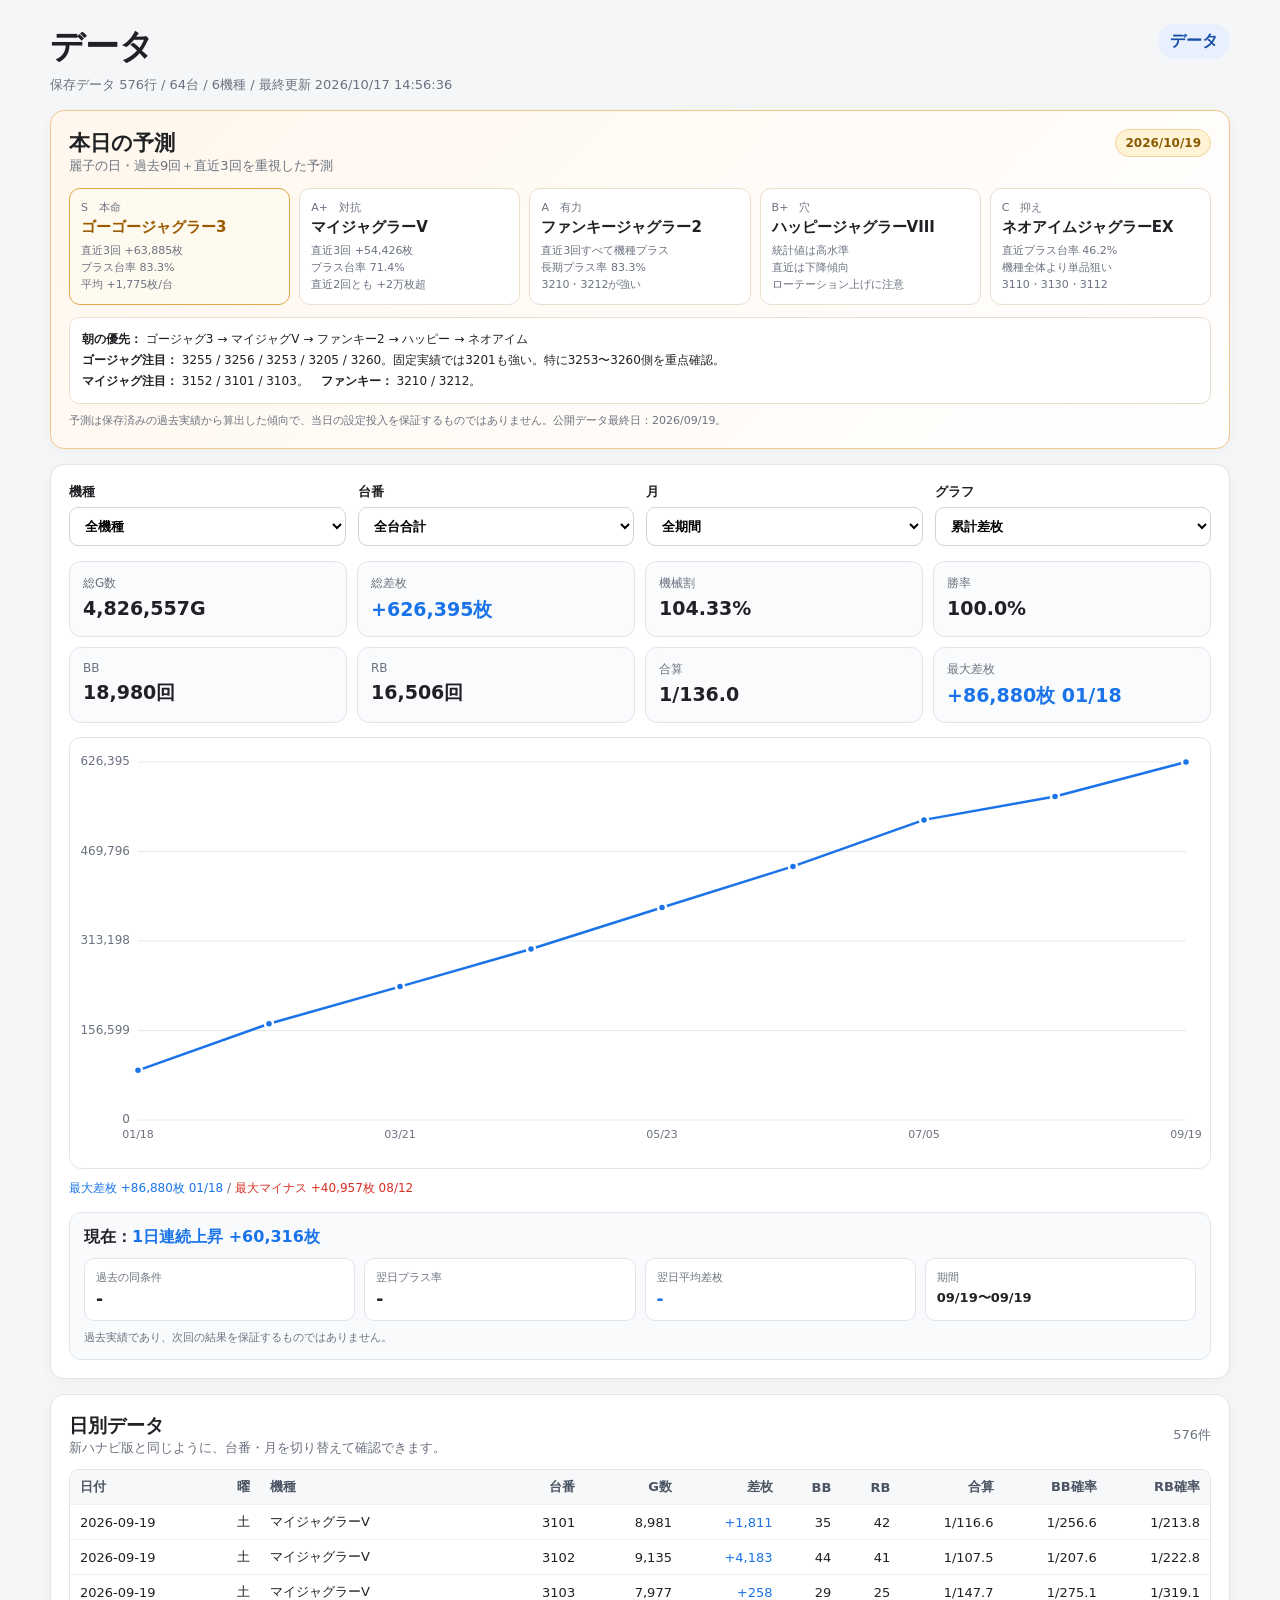
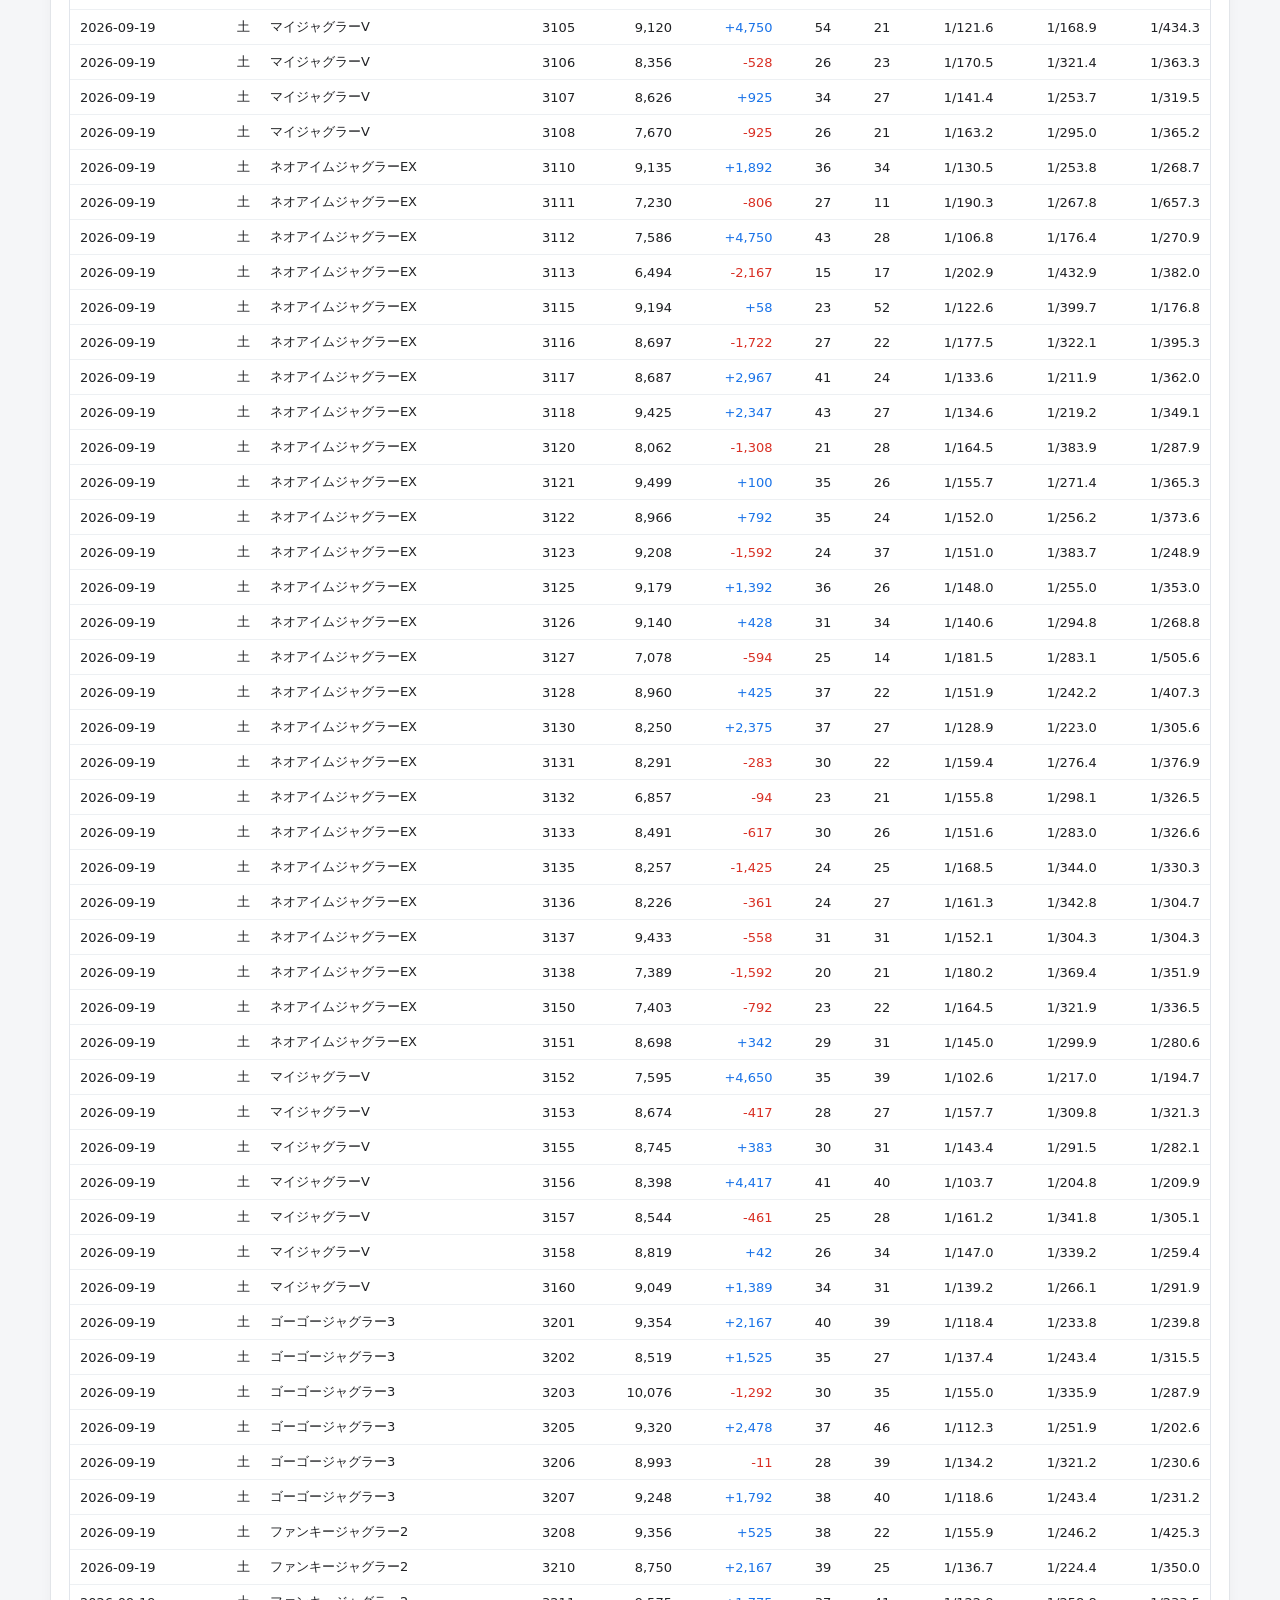
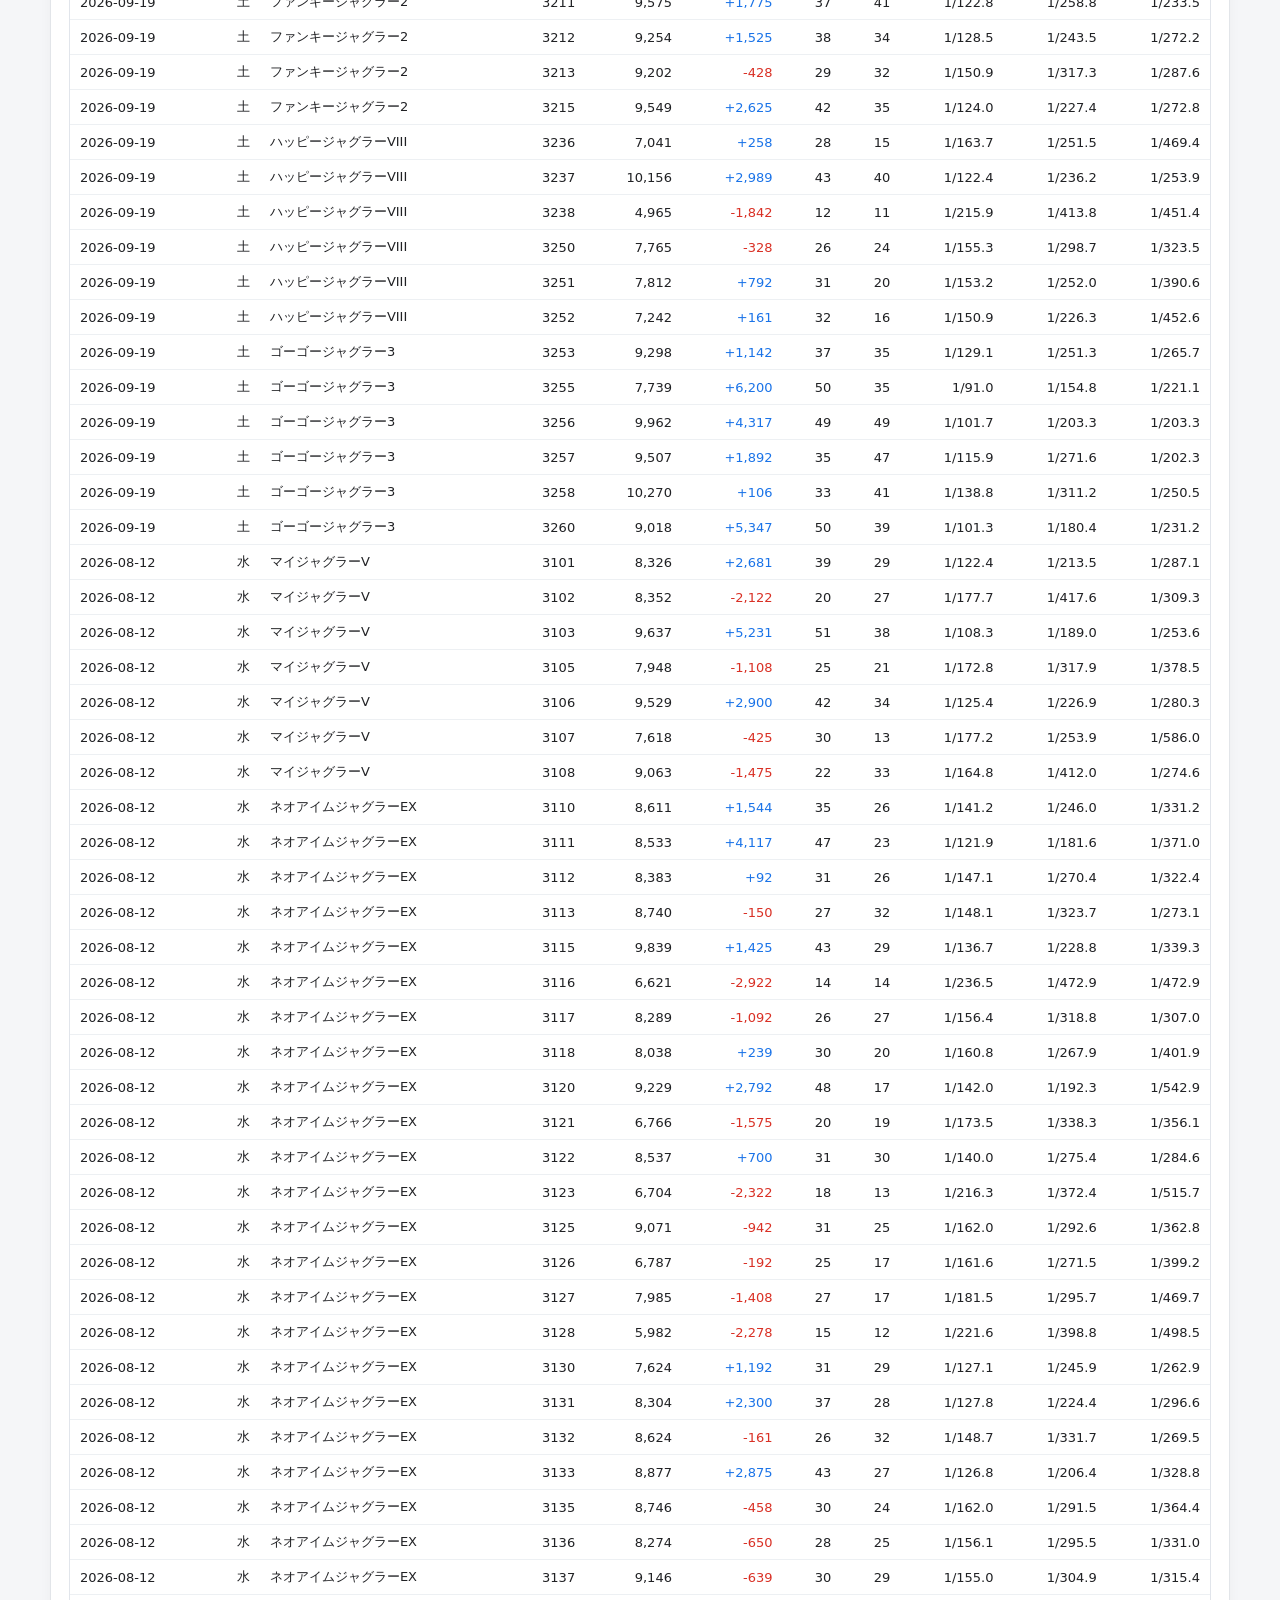
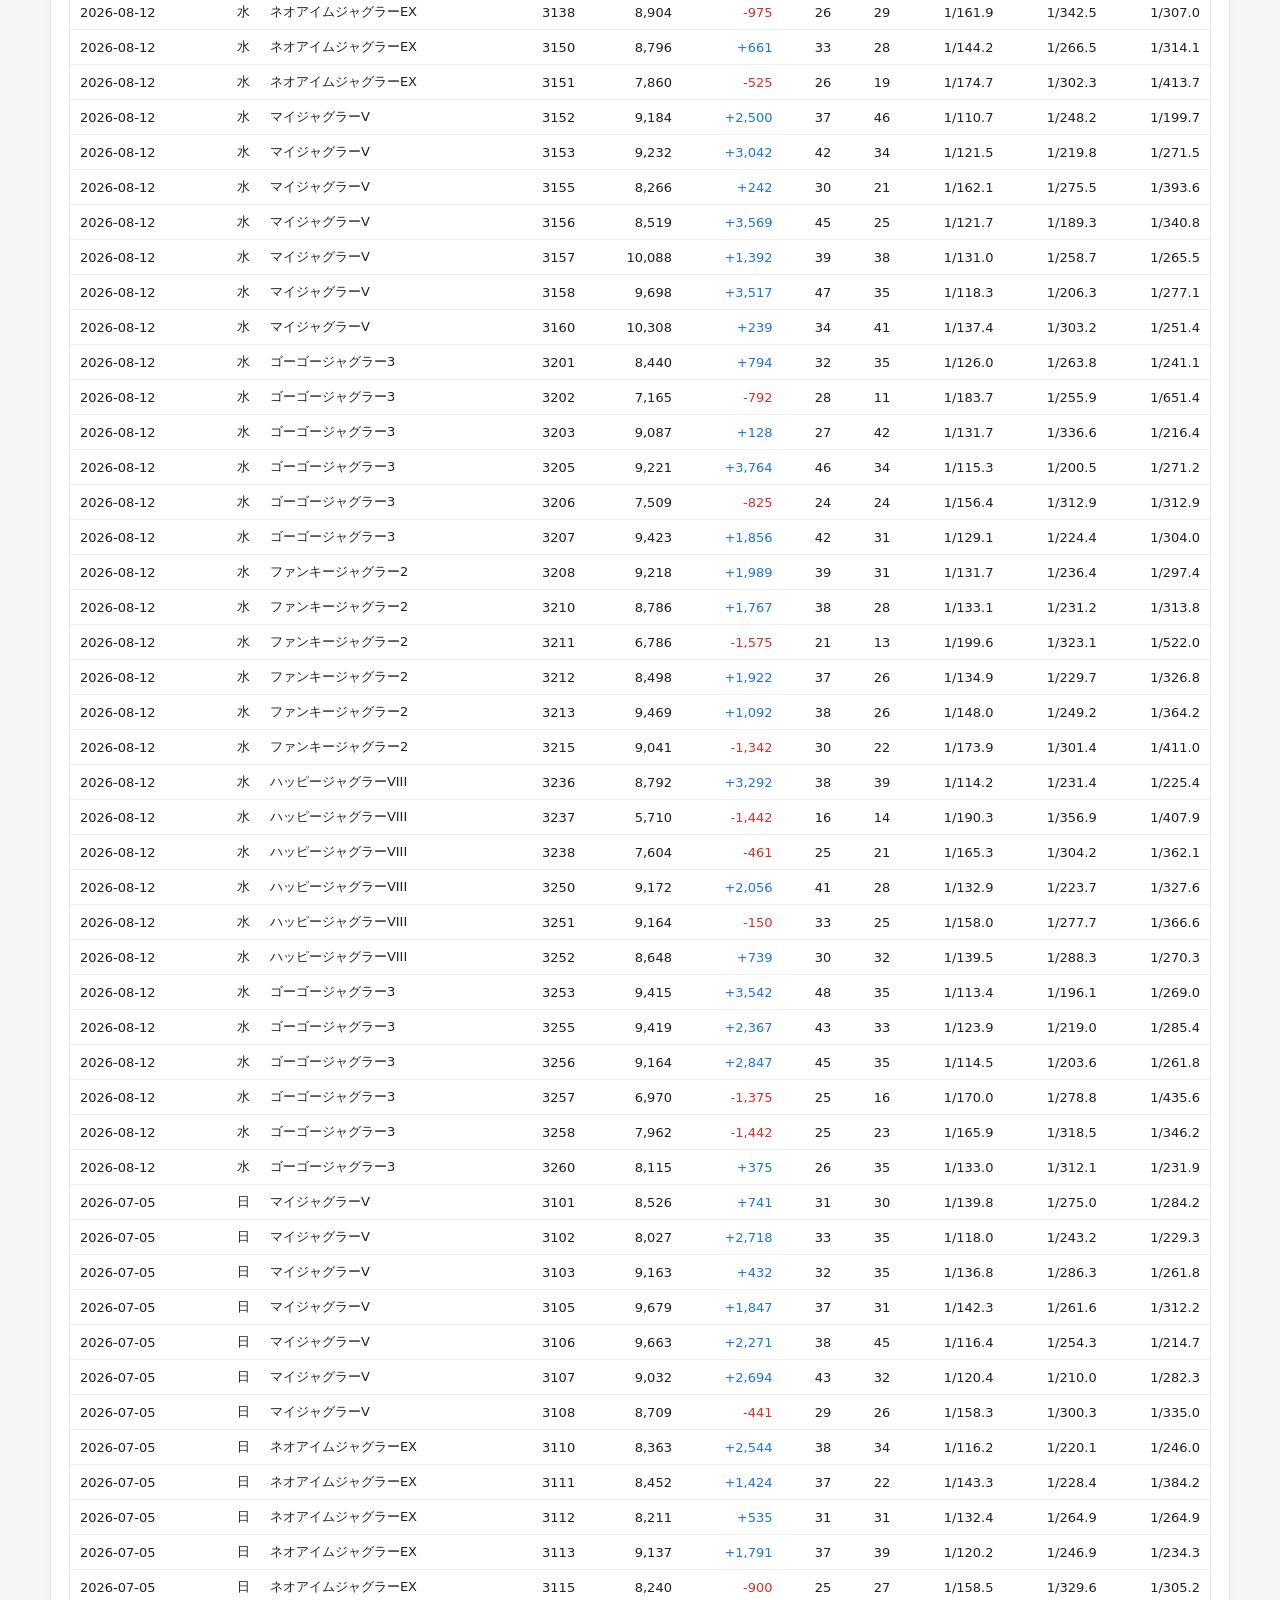
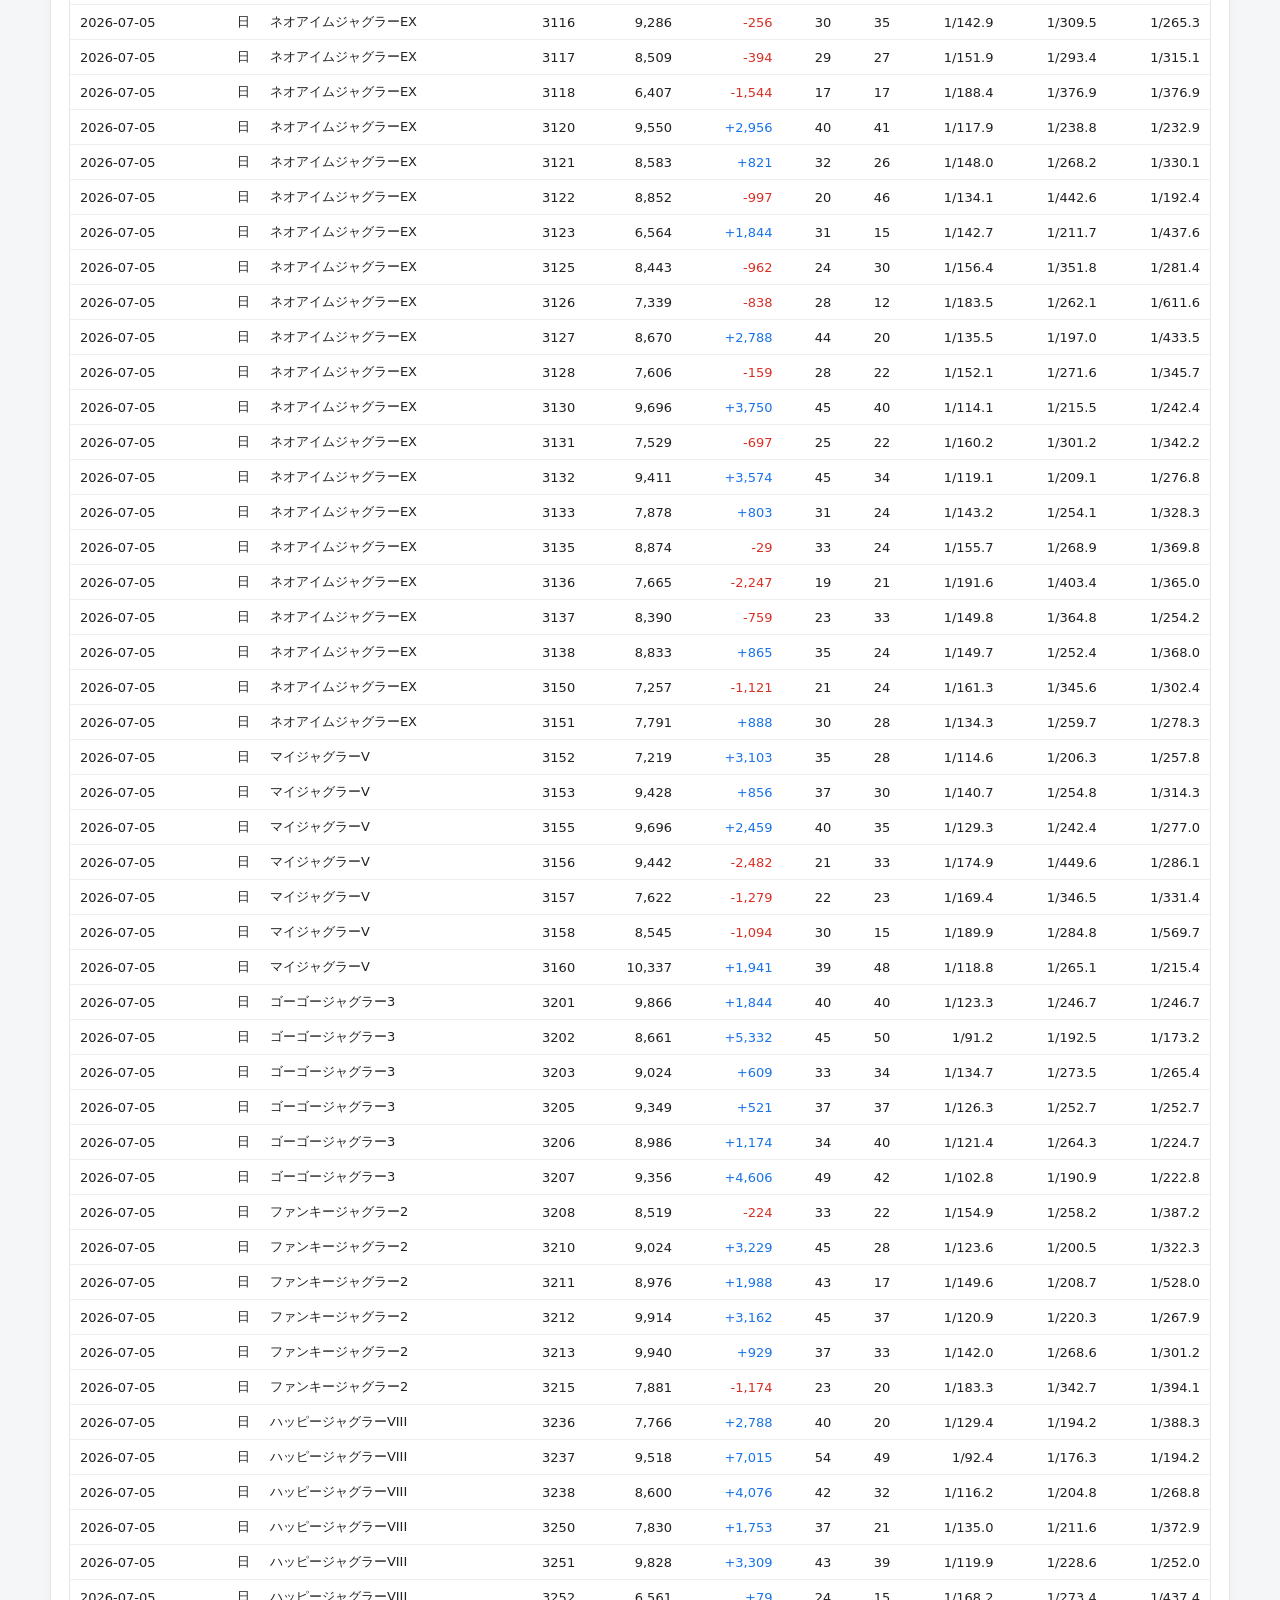
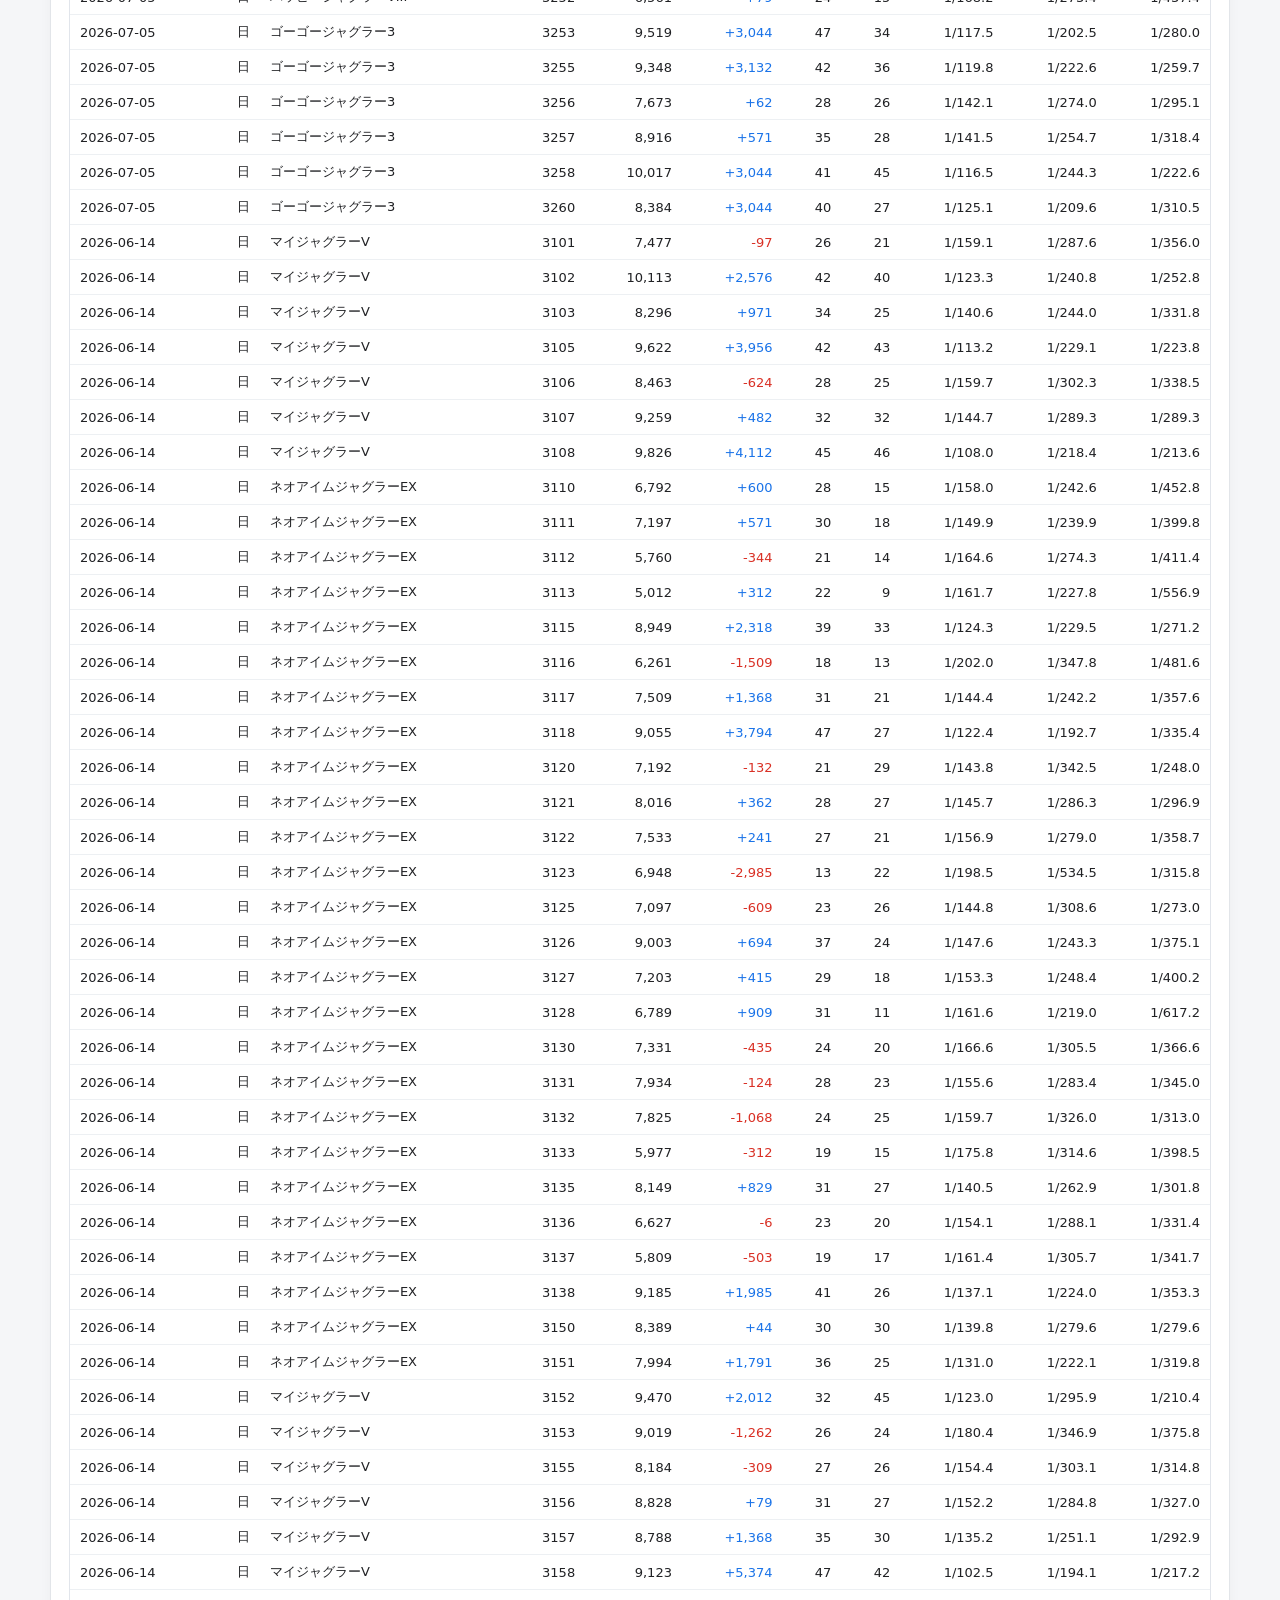
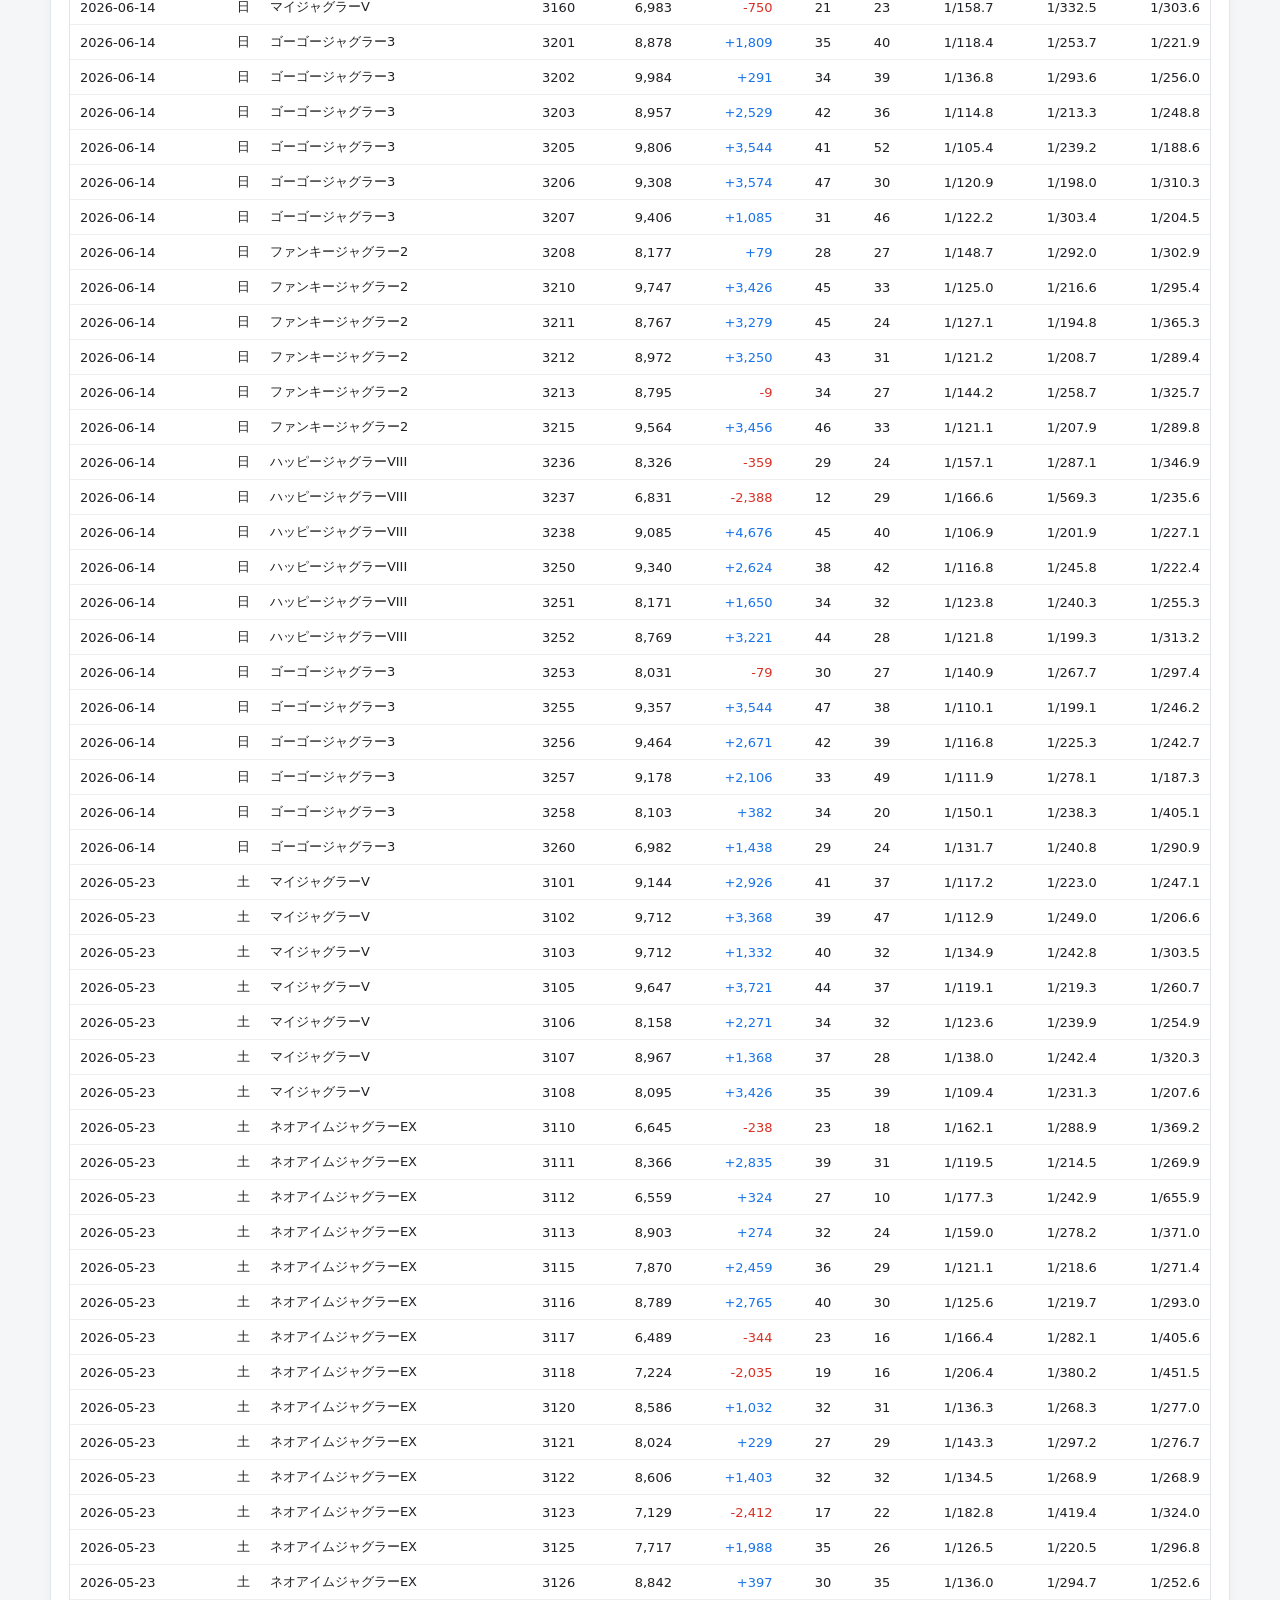
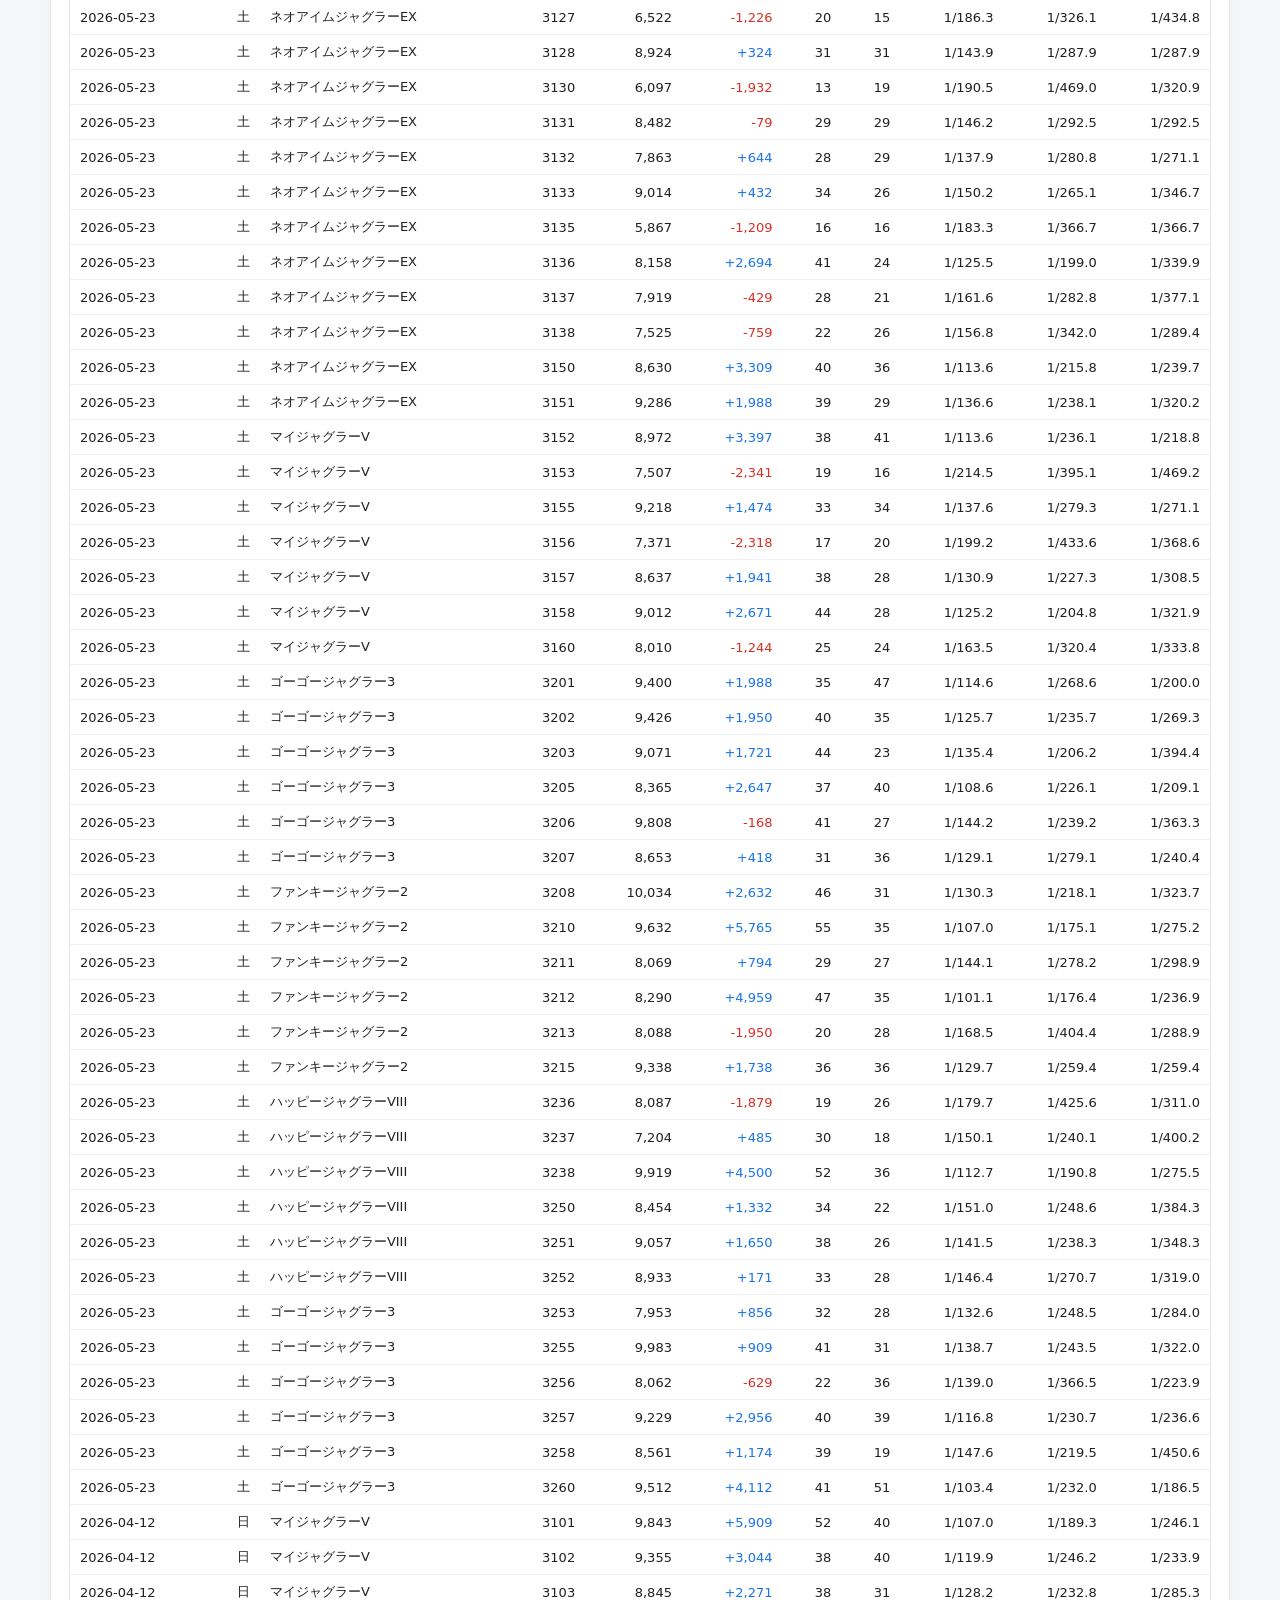
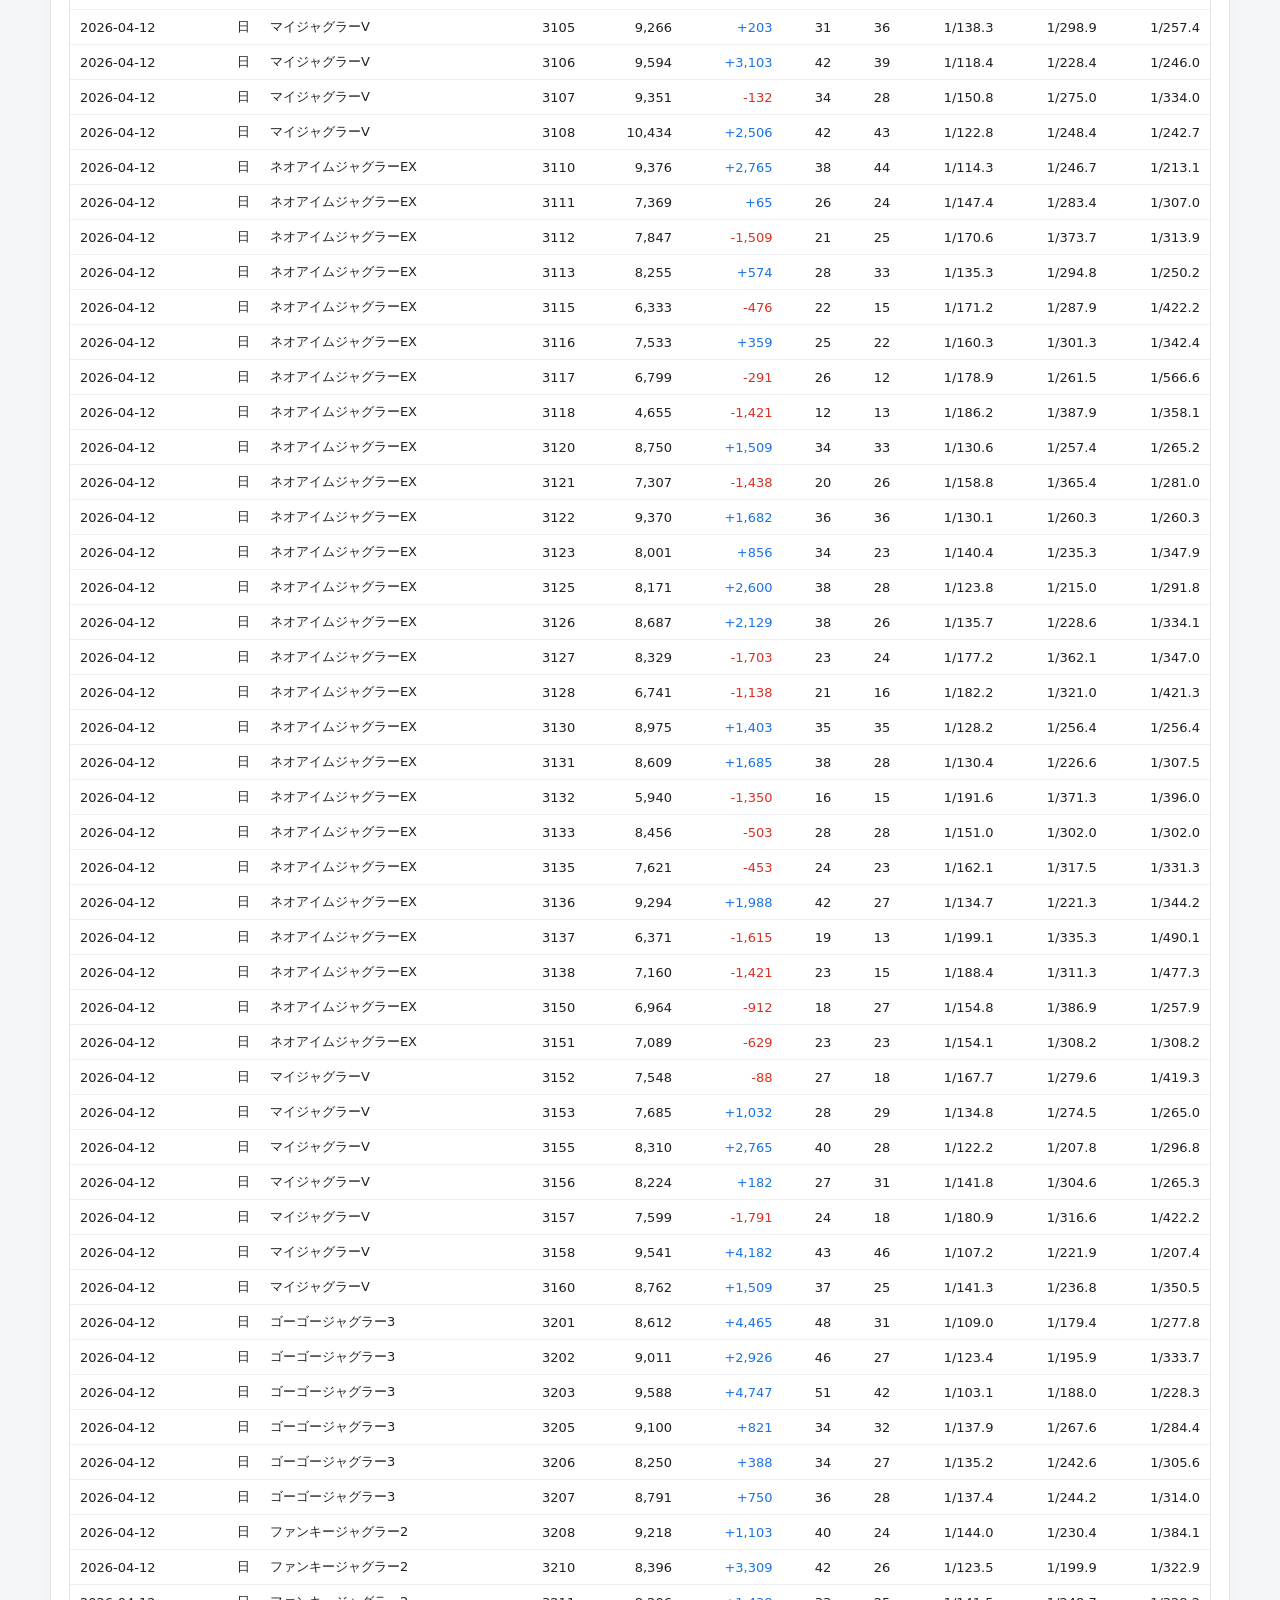
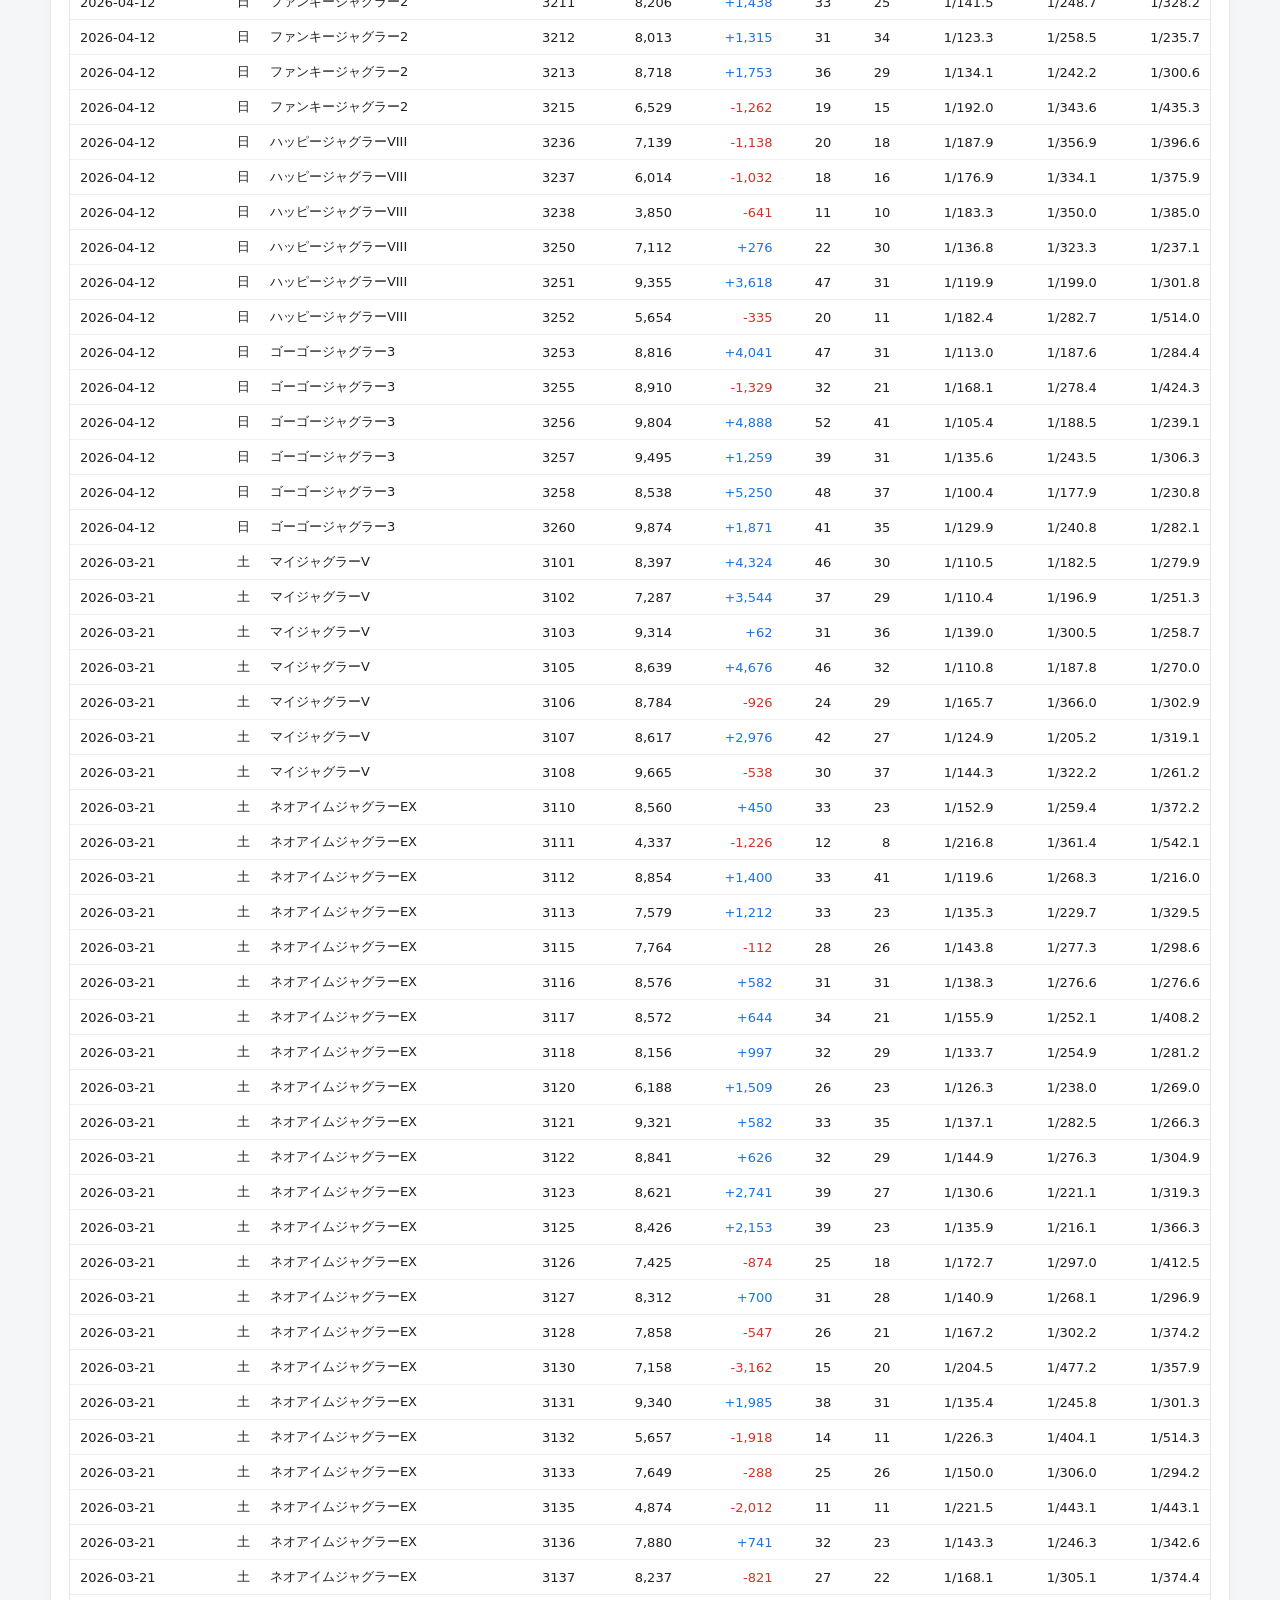
<file: index.html>
<!doctype html>
<html lang="ja">
<head>
<meta charset="utf-8">
<meta name="viewport" content="width=device-width,initial-scale=1">
<meta name="robots" content="noindex,nofollow,noarchive,nosnippet,noimageindex">
<meta name="googlebot" content="noindex,nofollow,noarchive,nosnippet,noimageindex">
<meta name="referrer" content="no-referrer">
<title>データ</title>
<style>
:root{font-family:system-ui,-apple-system,BlinkMacSystemFont,"Segoe UI","Yu Gothic",Meiryo,sans-serif;color:#202124;background:#f5f6f8}*{box-sizing:border-box}body{margin:0;background:#f5f6f8}.wrap{width:min(1180px,calc(100% - 28px));margin:24px auto 60px}.hero{display:flex;justify-content:space-between;gap:18px;align-items:flex-start;margin-bottom:16px}h1{font-size:clamp(24px,4vw,34px);margin:0 0 6px}h2{margin:0;font-size:19px}.muted{color:#6b7280;font-size:13px}.pill{padding:7px 12px;border-radius:999px;background:#e8f0fe;color:#174ea6;font-weight:800;white-space:nowrap}.panel{background:#fff;border:1px solid #e2e5e9;border-radius:14px;padding:18px;margin-top:15px;box-shadow:0 3px 14px rgba(0,0,0,.035)}.controls{display:grid;grid-template-columns:repeat(4,minmax(0,1fr));gap:12px}.controls label{font-weight:800;font-size:13px;display:flex;flex-direction:column;gap:6px}select{width:100%;border:1px solid #cfd4dc;border-radius:9px;padding:10px 11px;background:#fff;font:inherit}.cards{display:grid;grid-template-columns:repeat(4,minmax(0,1fr));gap:10px;margin-top:15px}.card{border:1px solid #e1e5eb;border-radius:12px;padding:13px;background:#fafbfc}.card .k{font-size:12px;color:#6b7280}.card .v{font-size:19px;font-weight:900;margin-top:5px;font-variant-numeric:tabular-nums}.blue{color:#1a73e8}.red{color:#d93025}.chartWrap{position:relative;margin-top:14px;border:1px solid #e1e5eb;border-radius:12px;overflow:hidden;background:#fff}.chartWrap canvas{display:block;width:100%;height:430px}.tooltip{display:none;position:absolute;z-index:2;min-width:165px;padding:8px 10px;border-radius:8px;background:rgba(17,24,39,.94);color:#fff;font-size:12px;line-height:1.55;pointer-events:none}.legend{margin-top:9px;color:#667085;font-size:12px;line-height:1.7}.tableWrap{overflow:auto;margin-top:12px;border:1px solid #e1e5eb;border-radius:10px}table{width:100%;min-width:980px;border-collapse:collapse;font-variant-numeric:tabular-nums}th,td{padding:8px 10px;border-bottom:1px solid #edf0f3;text-align:right;white-space:nowrap;font-size:13px}th{background:#f7f8fa;position:sticky;top:0;color:#4b5563}th:nth-child(1),td:nth-child(1),th:nth-child(3),td:nth-child(3){text-align:left}.status{padding:14px;border-radius:10px;background:#f7f9fc;color:#4b5563;line-height:1.7}.error{background:#fff0ef;color:#a61b14;border:1px solid #f0c1bd}.trendBox{margin-top:14px;border:1px solid #dfe5ee;border-radius:12px;padding:14px;background:#f8fafc}.trendBox:empty{display:none}.trendGrid{display:grid;grid-template-columns:repeat(4,minmax(0,1fr));gap:9px}.trendCard{background:#fff;border:1px solid #e1e5eb;border-radius:10px;padding:11px}.trendCard .k{font-size:11px;color:#6b7280}.trendCard .v{font-size:17px;font-weight:900;margin-top:4px}.sectionHead{display:flex;justify-content:space-between;gap:12px;align-items:center;flex-wrap:wrap}.tiny{font-size:11px;color:#6b7280}@media(max-width:900px){.controls,.cards,.trendGrid{grid-template-columns:1fr 1fr}}@media(max-width:560px){.hero{flex-direction:column}.controls,.cards,.trendGrid{grid-template-columns:1fr}.wrap{width:calc(100% - 18px)}}
</style>
<!-- TODAY_FORECAST_STYLE_START -->
<style>
.todayForecast{background:linear-gradient(135deg,#fff7ed,#fff);border:1px solid #f0c68a;border-radius:14px;padding:18px;margin:0 0 15px;box-shadow:0 3px 14px rgba(0,0,0,.035)}
.todayForecast .tfHead{display:flex;justify-content:space-between;gap:12px;align-items:flex-start;flex-wrap:wrap}
.todayForecast .tfTitle{font-size:21px;font-weight:900}
.todayForecast .tfDate{font-size:12px;color:#8a5a00;background:#fff3d6;border:1px solid #f2d496;padding:6px 9px;border-radius:999px;font-weight:800}
.todayForecast .tfGrid{display:grid;grid-template-columns:repeat(5,minmax(0,1fr));gap:9px;margin-top:13px}
.todayForecast .tfCard{background:#fff;border:1px solid #eadfcf;border-radius:11px;padding:11px}
.todayForecast .tfRank{font-size:11px;color:#6b7280}.todayForecast .tfModel{font-size:15px;font-weight:900;margin-top:3px}.todayForecast .tfMeta{font-size:11px;color:#6b7280;margin-top:5px;line-height:1.55}
.todayForecast .tfStrong{border-color:#e0a84c;background:#fffaf0}.todayForecast .tfStrong .tfModel{color:#9a5b00}
.todayForecast .tfPicks{margin-top:12px;padding:11px 12px;background:#fff;border:1px solid #eadfcf;border-radius:10px;font-size:12px;line-height:1.75}
.todayForecast .tfNote{margin-top:8px;color:#6b7280;font-size:11px;line-height:1.6}
@media(max-width:900px){.todayForecast .tfGrid{grid-template-columns:1fr 1fr}}@media(max-width:560px){.todayForecast .tfGrid{grid-template-columns:1fr}}
</style>
<!-- TODAY_FORECAST_STYLE_END -->
</head>
<body>
<main class="wrap">
  <header class="hero">
    <div><h1>データ</h1><div id="subtitle" class="muted">データを読み込んでいます…</div></div>
    <div class="pill">データ</div>
  </header>

<!-- TODAY_FORECAST_START -->
<section class="todayForecast">
  <div class="tfHead">
    <div>
      <div class="tfTitle">本日の予測</div>
      <div class="muted">麗子の日・過去9回＋直近3回を重視した予測</div>
    </div>
    <div class="tfDate">2026/10/19</div>
  </div>
  <div class="tfGrid">
    <div class="tfCard tfStrong"><div class="tfRank">S　本命</div><div class="tfModel">ゴーゴージャグラー3</div><div class="tfMeta">直近3回 +63,885枚<br>プラス台率 83.3%<br>平均 +1,775枚/台</div></div>
    <div class="tfCard"><div class="tfRank">A+　対抗</div><div class="tfModel">マイジャグラーV</div><div class="tfMeta">直近3回 +54,426枚<br>プラス台率 71.4%<br>直近2回とも +2万枚超</div></div>
    <div class="tfCard"><div class="tfRank">A　有力</div><div class="tfModel">ファンキージャグラー2</div><div class="tfMeta">直近3回すべて機種プラス<br>長期プラス率 83.3%<br>3210・3212が強い</div></div>
    <div class="tfCard"><div class="tfRank">B+　穴</div><div class="tfModel">ハッピージャグラーVIII</div><div class="tfMeta">統計値は高水準<br>直近は下降傾向<br>ローテーション上げに注意</div></div>
    <div class="tfCard"><div class="tfRank">C　抑え</div><div class="tfModel">ネオアイムジャグラーEX</div><div class="tfMeta">直近プラス台率 46.2%<br>機種全体より単品狙い<br>3110・3130・3112</div></div>
  </div>
  <div class="tfPicks">
    <b>朝の優先：</b> ゴージャグ3 → マイジャグV → ファンキー2 → ハッピー → ネオアイム<br>
    <b>ゴージャグ注目：</b> 3255 / 3256 / 3253 / 3205 / 3260。固定実績では3201も強い。特に3253〜3260側を重点確認。<br>
    <b>マイジャグ注目：</b> 3152 / 3101 / 3103。　<b>ファンキー：</b> 3210 / 3212。
  </div>
  <div class="tfNote">予測は保存済みの過去実績から算出した傾向で、当日の設定投入を保証するものではありません。公開データ最終日：2026/09/19。</div>
</section>
<!-- TODAY_FORECAST_END -->

  <div id="loadStatus" class="panel status">最新データを読み込んでいます…</div>

  <section id="mainPanel" class="panel" hidden>
    <div class="controls">
      <label>機種<select id="modelSel"></select></label>
      <label>台番<select id="machineSel"></select></label>
      <label>月<select id="monthSel"></select></label>
      <label>グラフ<select id="modeSel"><option value="cumulative">累計差枚</option><option value="daily">日別差枚</option><option value="monthly">月別差枚</option></select></label>
    </div>
    <div id="cards" class="cards"></div>
    <div class="chartWrap"><canvas id="chart"></canvas><div id="tooltip" class="tooltip"></div></div>
    <div id="legend" class="legend"></div>
    <div id="trendBox" class="trendBox"></div>
  </section>

  <section id="tablePanel" class="panel" hidden>
    <div class="sectionHead"><div><h2>日別データ</h2><div class="muted">新ハナビ版と同じように、台番・月を切り替えて確認できます。</div></div><div id="rowCount" class="muted"></div></div>
    <div class="tableWrap"><table><thead><tr><th>日付</th><th>曜</th><th>機種</th><th>台番</th><th>G数</th><th>差枚</th><th>BB</th><th>RB</th><th>合算</th><th>BB確率</th><th>RB確率</th></tr></thead><tbody id="tbody"></tbody></table></div>
  </section>

  <section id="monthlyPanel" class="panel" hidden>
    <div class="sectionHead"><div><h2>月別集計</h2><div class="muted">保存済みデータを月×台番で集計</div></div></div>
    <div class="tableWrap"><table><thead><tr><th>月</th><th>機種</th><th>台番</th><th>日数</th><th>総G数</th><th>総差枚</th><th>1G差枚</th><th>機械割</th><th>勝率</th><th>最大+</th><th>最大-</th></tr></thead><tbody id="monthlyBody"></tbody></table></div>
  </section>
</main>
<script>
let RECORDS=[],GENERATED_AT='',points=[];
const $=id=>document.getElementById(id),modelSel=$('modelSel'),machineSel=$('machineSel'),monthSel=$('monthSel'),modeSel=$('modeSel'),canvas=$('chart'),tooltip=$('tooltip');
function num(v){const n=Number(v);return Number.isFinite(n)?n:0}function fmt(n){return Math.round(num(n)).toLocaleString('ja-JP')}function signed(n){n=num(n);return(n>0?'+':'')+fmt(n)}function prob(g,c){return c>0?'1/'+(g/c).toFixed(1):'-'}function shortDate(d){return String(d||'').replace(/^\d{4}-/,'').replace('-','/')}function weekday(d){return['日','月','火','水','木','金','土'][new Date(d+'T12:00:00').getDay()]||''}function esc(s){return String(s??'').replace(/[&<>"']/g,c=>({'&':'&amp;','<':'&lt;','>':'&gt;','"':'&quot;',"'":'&#39;'}[c]))}
function filtered(){const mo=monthSel.value,m=modelSel.value,no=machineSel.value;return RECORDS.filter(r=>(m==='ALL'||String(r.machine)===m)&&(no==='ALL'||String(r.machineNo)===no)&&(mo==='ALL'||String(r.date).startsWith(mo)));}
function daily(rows){const map=new Map();for(const r of rows){if(!map.has(r.date))map.set(r.date,{date:r.date,games:0,diff:0,bb:0,rb:0,rows:0});const d=map.get(r.date);d.games+=num(r.games);d.diff+=num(r.diff);d.bb+=num(r.bb);d.rb+=num(r.rb);d.rows++;}return[...map.values()].sort((a,b)=>a.date.localeCompare(b.date));}
function extremes(ds){if(!ds.length)return null;let hi=ds[0],lo=ds[0];for(const d of ds){if(d.diff>hi.diff)hi=d;if(d.diff<lo.diff)lo=d;}return{hi,lo}}
function streakEndingAt(ds,i){if(!ds.length||i<0)return null;const s=Math.sign(num(ds[i].diff));if(!s)return{sign:0,days:0,diff:0,start:ds[i].date,end:ds[i].date};let a=i,sum=num(ds[i].diff);while(a>0){const p=new Date(ds[a-1].date+'T12:00:00'),c=new Date(ds[a].date+'T12:00:00');if((c-p)/86400000!==1||Math.sign(num(ds[a-1].diff))!==s)break;a--;sum+=num(ds[a].diff)}return{sign:s,days:i-a+1,diff:sum,start:ds[a].date,end:ds[i].date}}
function renderCards(ds){const games=ds.reduce((a,d)=>a+d.games,0),diff=ds.reduce((a,d)=>a+d.diff,0),bb=ds.reduce((a,d)=>a+d.bb,0),rb=ds.reduce((a,d)=>a+d.rb,0),wins=ds.filter(d=>d.diff>0).length,payout=games?(1+diff/(games*3))*100:0;const total=bb+rb;const ex=extremes(ds);$('cards').innerHTML=[['総G数',fmt(games)+'G',''],['総差枚',signed(diff)+'枚',diff>=0?'blue':'red'],['機械割',games?payout.toFixed(2)+'%':'-',''],['勝率',ds.length?(wins/ds.length*100).toFixed(1)+'%':'-',''],['BB',fmt(bb)+'回',''],['RB',fmt(rb)+'回',''],['合算',prob(games,total),''],['最大差枚',ex?signed(ex.hi.diff)+'枚 '+shortDate(ex.hi.date):'-','blue']].map(x=>'<div class="card"><div class="k">'+x[0]+'</div><div class="v '+x[2]+'">'+x[1]+'</div></div>').join('')}
function renderTrend(ds){const box=$('trendBox');if(!ds.length){box.innerHTML='';return}const c=streakEndingAt(ds,ds.length-1);if(!c||!c.sign){box.innerHTML='<div class="tiny">最新日は差枚0枚のため連続傾向なし。</div>';return}const same=[];for(let i=0;i<ds.length-1;i++){const x=streakEndingAt(ds,i);if(!x||x.sign!==c.sign||x.days!==c.days)continue;const a=new Date(ds[i].date+'T12:00:00'),b=new Date(ds[i+1].date+'T12:00:00');if((b-a)/86400000!==1)continue;same.push(ds[i+1]);}const plus=same.filter(x=>x.diff>0).length,avg=same.length?same.reduce((a,x)=>a+x.diff,0)/same.length:0;box.innerHTML='<div style="font-weight:800;margin-bottom:10px">現在：<span class="'+(c.sign>0?'blue':'red')+'">'+c.days+'日連続'+(c.sign>0?'上昇':'下降')+' '+signed(c.diff)+'枚</span></div><div class="trendGrid"><div class="trendCard"><div class="k">過去の同条件</div><div class="v">'+(same.length?same.length+'回':'-')+'</div></div><div class="trendCard"><div class="k">翌日プラス率</div><div class="v">'+(same.length?(plus/same.length*100).toFixed(1)+'%':'-')+'</div></div><div class="trendCard"><div class="k">翌日平均差枚</div><div class="v '+(avg>=0?'blue':'red')+'">'+(same.length?signed(avg)+'枚':'-')+'</div></div><div class="trendCard"><div class="k">期間</div><div class="v" style="font-size:13px">'+shortDate(c.start)+'〜'+shortDate(c.end)+'</div></div></div><div class="tiny" style="margin-top:9px">過去実績であり、次回の結果を保証するものではありません。</div>'}
function series(ds){const mode=modeSel.value;if(mode==='monthly'){const m=new Map();for(const d of ds)m.set(d.date.slice(0,7),(m.get(d.date.slice(0,7))||0)+d.diff);return[...m].sort().map(([label,value])=>({label,value,diff:value,date:label}))}if(mode==='daily')return ds.map(d=>({label:shortDate(d.date),value:d.diff,diff:d.diff,date:d.date}));let sum=0;return ds.map(d=>{sum+=d.diff;return{label:shortDate(d.date),value:sum,diff:d.diff,date:d.date}})}
function draw(ds){const data=series(ds),rect=canvas.getBoundingClientRect(),W=Math.max(320,Math.floor(rect.width||1000)),H=430,dpr=Math.max(1,devicePixelRatio||1);canvas.width=W*dpr;canvas.height=H*dpr;const c=canvas.getContext('2d');c.setTransform(dpr,0,0,dpr,0,0);c.clearRect(0,0,W,H);points=[];if(!data.length){c.fillStyle='#6b7280';c.font='14px system-ui';c.fillText('データなし',24,40);$('legend').textContent='';return}const p={l:68,r:24,t:24,b:48},w=W-p.l-p.r,h=H-p.t-p.b;let min=Math.min(0,...data.map(d=>d.value)),max=Math.max(0,...data.map(d=>d.value));if(max===min){max+=100;min-=100}const range=max-min||1,x=i=>p.l+(data.length===1?w/2:i*w/(data.length-1)),y=v=>p.t+(max-v)*h/range;c.strokeStyle='#e4e8ee';c.fillStyle='#6b7280';c.font='12px system-ui';for(let i=0;i<=4;i++){const val=max-range*i/4,yy=p.t+h*i/4;c.beginPath();c.moveTo(p.l,yy);c.lineTo(p.l+w,yy);c.stroke();c.textAlign='right';c.textBaseline='middle';c.fillText(Math.round(val).toLocaleString('ja-JP'),p.l-8,yy)}if(min<0&&max>0){c.strokeStyle='#9aa0a6';c.beginPath();c.moveTo(p.l,y(0));c.lineTo(p.l+w,y(0));c.stroke()}if(modeSel.value==='daily'){const bw=Math.max(2,Math.min(14,w/Math.max(1,data.length)*.72)),y0=y(0);data.forEach((d,i)=>{const yy=y(d.value);c.fillStyle=d.value>=0?'#1a73e8':'#d93025';c.fillRect(x(i)-bw/2,Math.min(yy,y0),bw,Math.max(1,Math.abs(y0-yy)))})}else{for(let i=1;i<data.length;i++){c.strokeStyle=data[i].diff>=0?'#1a73e8':'#d93025';c.lineWidth=2.5;c.beginPath();c.moveTo(x(i-1),y(data[i-1].value));c.lineTo(x(i),y(data[i].value));c.stroke()}data.forEach((d,i)=>{c.beginPath();c.fillStyle=d.diff>=0?'#1a73e8':'#d93025';c.arc(x(i),y(d.value),4,0,Math.PI*2);c.fill();c.strokeStyle='#fff';c.stroke()})}const maxLabels=Math.min(6,Math.max(2,Math.floor(w/150))),step=Math.max(1,Math.ceil((data.length-1)/Math.max(1,maxLabels-1)));c.fillStyle='#6b7280';c.font='11px system-ui';c.textAlign='center';c.textBaseline='top';data.forEach((d,i)=>{if(i%step===0||i===data.length-1)c.fillText(d.label,x(i),p.t+h+10)});points=data.map((d,i)=>({x:x(i),y:y(d.value),d}));const ex=extremes(ds);$('legend').innerHTML=ex?'<span class="blue">最大差枚 '+signed(ex.hi.diff)+'枚 '+shortDate(ex.hi.date)+'</span> / <span class="red">最大マイナス '+signed(ex.lo.diff)+'枚 '+shortDate(ex.lo.date)+'</span>':''}
function renderTable(rows){const sorted=rows.slice().sort((a,b)=>String(b.date).localeCompare(String(a.date))||Number(a.machineNo)-Number(b.machineNo));$('rowCount').textContent=sorted.length.toLocaleString('ja-JP')+'件';$('tbody').innerHTML=sorted.map(r=>{const g=num(r.games),bb=num(r.bb),rb=num(r.rb);return'<tr><td>'+esc(r.date)+'</td><td>'+weekday(r.date)+'</td><td>'+esc(r.machine||'')+'</td><td>'+esc(r.machineNo)+'</td><td>'+fmt(g)+'</td><td class="'+(num(r.diff)>=0?'blue':'red')+'">'+signed(r.diff)+'</td><td>'+bb+'</td><td>'+rb+'</td><td>'+prob(g,bb+rb)+'</td><td>'+prob(g,bb)+'</td><td>'+prob(g,rb)+'</td></tr>'}).join('')}
function renderMonthly(){const map=new Map();for(const r of RECORDS){const key=[String(r.date).slice(0,7),String(r.machine||''),String(r.machineNo)].join('|');if(!map.has(key))map.set(key,{month:String(r.date).slice(0,7),machine:String(r.machine||''),no:String(r.machineNo),days:0,games:0,diff:0,wins:0,max: -Infinity,min: Infinity});const x=map.get(key);x.days++;x.games+=num(r.games);x.diff+=num(r.diff);x.wins+=num(r.diff)>0?1:0;x.max=Math.max(x.max,num(r.diff));x.min=Math.min(x.min,num(r.diff))}const rows=[...map.values()].sort((a,b)=>b.month.localeCompare(a.month)||Number(a.no)-Number(b.no));$('monthlyBody').innerHTML=rows.map(x=>'<tr><td>'+x.month+'</td><td>'+esc(x.machine)+'</td><td>'+x.no+'</td><td>'+x.days+'</td><td>'+fmt(x.games)+'</td><td class="'+(x.diff>=0?'blue':'red')+'">'+signed(x.diff)+'</td><td>'+(x.games?(x.diff/x.games).toFixed(3):'-')+'</td><td>'+(x.games?((1+x.diff/(x.games*3))*100).toFixed(2)+'%':'-')+'</td><td>'+(x.days?(x.wins/x.days*100).toFixed(1)+'%':'-')+'</td><td class="blue">'+signed(x.max)+'</td><td class="red">'+signed(x.min)+'</td></tr>').join('')}
function refreshMachines(){const model=modelSel.value;const rows=RECORDS.filter(r=>model==='ALL'||String(r.machine)===model),current=machineSel.value;const nos=[...new Set(rows.map(r=>String(r.machineNo)))].sort((a,b)=>Number(a)-Number(b));machineSel.innerHTML='<option value="ALL">全台合計</option>'+nos.map(n=>'<option value="'+esc(n)+'">台番 '+esc(n)+'</option>').join('');if(nos.includes(current))machineSel.value=current}
function render(){const rows=filtered(),ds=daily(rows);renderCards(ds);draw(ds);renderTrend(ds);renderTable(rows)}
function setup(){const models=[...new Set(RECORDS.map(r=>String(r.machine||'')).filter(Boolean))].sort((a,b)=>a.localeCompare(b,'ja'));modelSel.innerHTML='<option value="ALL">全機種</option>'+models.map(m=>'<option value="'+esc(m)+'">'+esc(m)+'</option>').join('');refreshMachines();const months=[...new Set(RECORDS.map(r=>String(r.date).slice(0,7)))].sort().reverse();monthSel.innerHTML='<option value="ALL">全期間</option>'+months.map(m=>'<option value="'+m+'">'+m.replace('-','年')+'月</option>').join('');$('subtitle').textContent='保存データ '+RECORDS.length.toLocaleString('ja-JP')+'行 / '+new Set(RECORDS.map(r=>String(r.machineNo))).size+'台 / '+models.length+'機種 / 最終更新 '+(GENERATED_AT?new Date(GENERATED_AT).toLocaleString('ja-JP'):'-');$('loadStatus').hidden=true;$('mainPanel').hidden=false;$('tablePanel').hidden=false;$('monthlyPanel').hidden=false;renderMonthly();render()}
modelSel.addEventListener('change',()=>{refreshMachines();render()});[machineSel,monthSel,modeSel].forEach(x=>x.addEventListener('change',render));window.addEventListener('resize',()=>RECORDS.length&&render());canvas.addEventListener('mousemove',e=>{if(!points.length)return;const r=canvas.getBoundingClientRect(),mx=e.clientX-r.left,my=e.clientY-r.top;let best=null,dist=1e9;for(const p of points){const d=(p.x-mx)**2+(p.y-my)**2;if(d<dist){dist=d;best=p}}if(best&&dist<225){tooltip.style.display='block';tooltip.style.left=Math.min(r.width-180,best.x+12)+'px';tooltip.style.top=Math.max(6,best.y-72)+'px';tooltip.innerHTML=esc(best.d.date||best.d.label)+'<br>日別差枚 '+signed(best.d.diff)+'枚<br>'+(modeSel.value==='cumulative'?'累計差枚 '+signed(best.d.value)+'枚':'差枚 '+signed(best.d.value)+'枚')}else tooltip.style.display='none'});canvas.addEventListener('mouseleave',()=>tooltip.style.display='none');
(async()=>{try{const res=await fetch('./data.json?ts='+Date.now(),{cache:'no-store'});if(!res.ok)throw new Error('data.json '+res.status);const data=await res.json();RECORDS=(Array.isArray(data.records)?data.records:[]).filter(r=>r&&r.date&&r.machineNo&&String(r.machine||'').includes('ジャグラー'));GENERATED_AT=data.generatedAt||'';if(!RECORDS.length)throw new Error('公開データがまだありません。');setup()}catch(e){const box=$('loadStatus');box.classList.add('error');box.innerHTML='公開データを読み込めませんでした。<br>'+esc(e.message||e)}})();
</script>
</body>
</html>
</file>
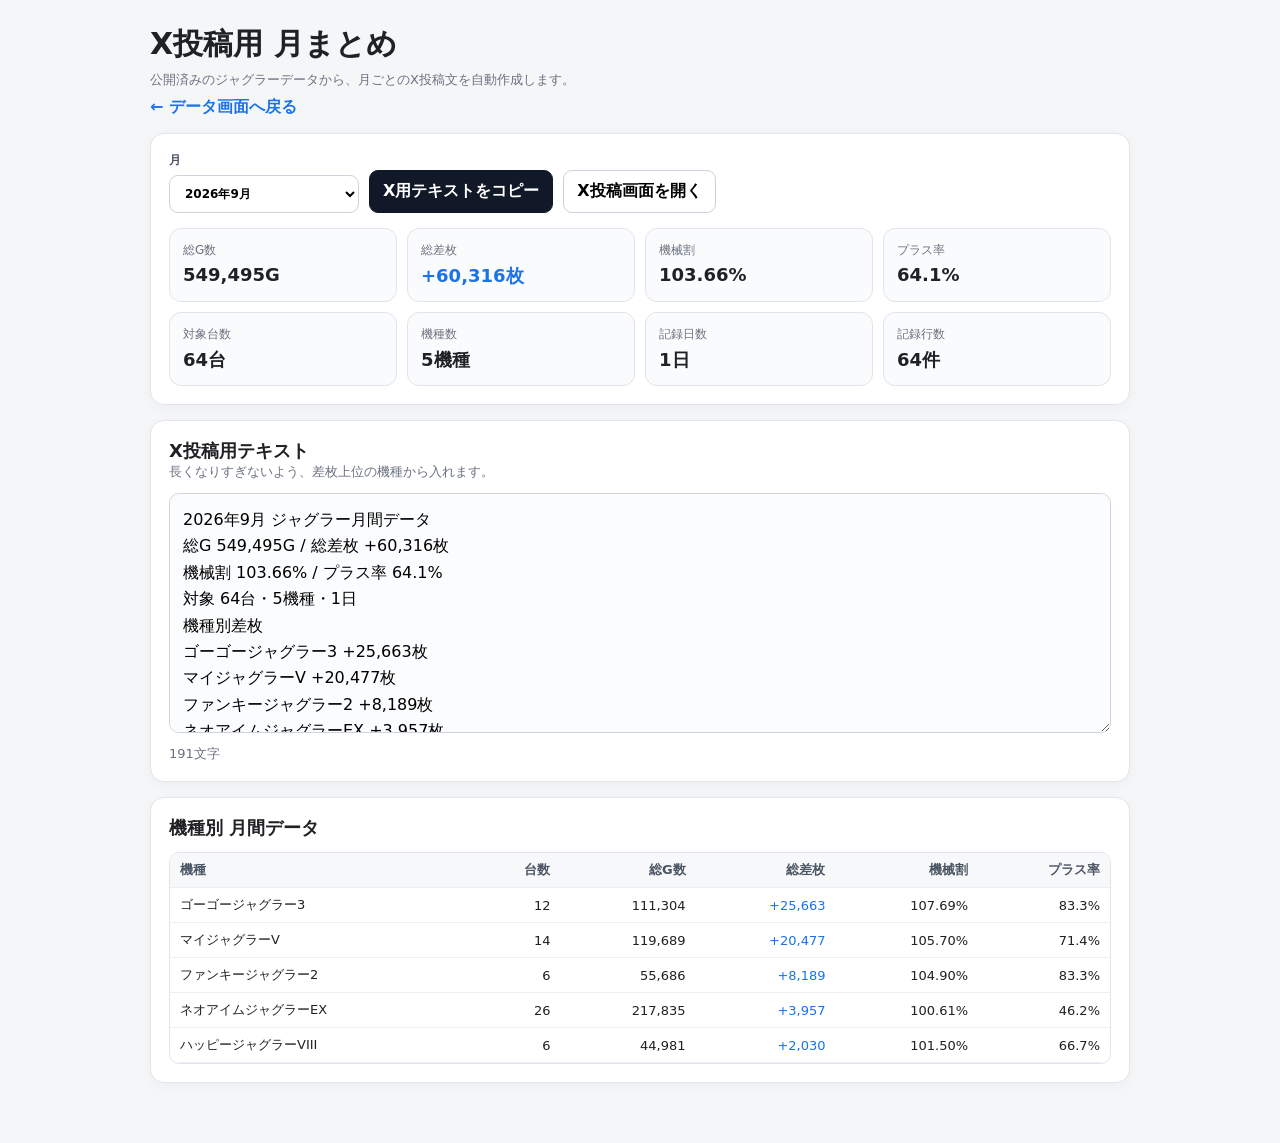
<file: x.html>
<!doctype html>
<html lang="ja">
<head>
<meta charset="utf-8">
<meta name="viewport" content="width=device-width,initial-scale=1">
<meta name="robots" content="noindex,nofollow,noarchive,nosnippet,noimageindex">
<title>X投稿用 月まとめ</title>
<style>
:root{font-family:system-ui,-apple-system,BlinkMacSystemFont,"Segoe UI","Yu Gothic",Meiryo,sans-serif;color:#202124;background:#f5f6f8}*{box-sizing:border-box}body{margin:0;background:#f5f6f8}.wrap{width:min(980px,calc(100% - 28px));margin:24px auto 60px}.hero{display:flex;justify-content:space-between;gap:16px;align-items:flex-start}.hero h1{margin:0 0 6px;font-size:30px}.muted{color:#6b7280;font-size:13px}.panel{background:#fff;border:1px solid #e2e5e9;border-radius:14px;padding:18px;margin-top:15px;box-shadow:0 3px 14px rgba(0,0,0,.035)}.controls{display:flex;gap:10px;flex-wrap:wrap;align-items:end}.controls label{font-size:12px;font-weight:800;color:#4b5563;display:flex;flex-direction:column;gap:6px;min-width:190px}select,button,textarea{font:inherit}select{border:1px solid #cfd4dc;border-radius:9px;padding:10px 11px;background:#fff}button{border:1px solid #cbd2dc;background:#fff;border-radius:9px;padding:10px 13px;font-weight:800;cursor:pointer}.primary{background:#111827;color:#fff;border-color:#111827}.cards{display:grid;grid-template-columns:repeat(4,minmax(0,1fr));gap:10px;margin-top:15px}.card{border:1px solid #e1e5eb;border-radius:12px;padding:13px;background:#fafbfc}.card .k{font-size:12px;color:#6b7280}.card .v{font-size:18px;font-weight:900;margin-top:5px}.blue{color:#1a73e8}.red{color:#d93025}textarea{width:100%;min-height:240px;resize:vertical;border:1px solid #cfd4dc;border-radius:10px;padding:13px;line-height:1.65;background:#fbfcfe;margin-top:12px}.foot{display:flex;justify-content:space-between;gap:10px;flex-wrap:wrap;margin-top:8px}.ok{color:#0f7b3e;font-weight:800}.tableWrap{overflow:auto;margin-top:12px;border:1px solid #e1e5eb;border-radius:10px}table{width:100%;min-width:650px;border-collapse:collapse}th,td{padding:8px 10px;border-bottom:1px solid #edf0f3;text-align:right;white-space:nowrap;font-size:13px}th{background:#f7f8fa;color:#4b5563}th:first-child,td:first-child{text-align:left}.status{padding:14px;border-radius:10px;background:#f7f9fc;color:#4b5563}.error{background:#fff0ef;color:#a61b14;border:1px solid #f0c1bd}.nav{display:inline-block;margin-top:8px;color:#1a73e8;text-decoration:none;font-weight:800}@media(max-width:760px){.cards{grid-template-columns:1fr 1fr}.hero{flex-direction:column}}@media(max-width:480px){.cards{grid-template-columns:1fr}.wrap{width:calc(100% - 18px)}}
</style>
</head>
<body>
<main class="wrap">
<header class="hero"><div><h1>X投稿用 月まとめ</h1><div class="muted">公開済みのジャグラーデータから、月ごとのX投稿文を自動作成します。</div><a class="nav" href="./">← データ画面へ戻る</a></div></header>
<div id="status" class="panel status">公開データを読み込んでいます…</div>
<section id="main" hidden>
  <div class="panel">
    <div class="controls">
      <label>月<select id="monthSel"></select></label>
      <button id="copyBtn" class="primary">X用テキストをコピー</button>
      <button id="openXBtn">X投稿画面を開く</button>
    </div>
    <div id="cards" class="cards"></div>
  </div>
  <div class="panel">
    <div style="font-weight:900;font-size:18px">X投稿用テキスト</div>
    <div class="muted">長くなりすぎないよう、差枚上位の機種から入れます。</div>
    <textarea id="xText" readonly></textarea>
    <div class="foot"><span id="charCount" class="muted"></span><span id="copyStatus" class="ok"></span></div>
  </div>
  <div class="panel">
    <div style="font-weight:900;font-size:18px">機種別 月間データ</div>
    <div class="tableWrap"><table><thead><tr><th>機種</th><th>台数</th><th>総G数</th><th>総差枚</th><th>機械割</th><th>プラス率</th></tr></thead><tbody id="modelBody"></tbody></table></div>
  </div>
</section>
</main>
<script>
let RECORDS=[];
const $=id=>document.getElementById(id);
function num(v){const n=Number(v);return Number.isFinite(n)?n:0}
function fmt(n){return Math.round(num(n)).toLocaleString('ja-JP')}
function signed(n){n=num(n);return(n>0?'+':'')+fmt(n)}
function esc(s){return String(s??'').replace(/[&<>"']/g,c=>({'&':'&amp;','<':'&lt;','>':'&gt;','"':'&quot;',"'":'&#39;'}[c]))}
function monthLabel(m){const [y,mo]=String(m).split('-');return `${y}年${Number(mo)}月`}
function monthRows(){const m=$('monthSel').value;return RECORDS.filter(r=>String(r.date||'').startsWith(m))}
function summarize(rows){
  const games=rows.reduce((a,r)=>a+num(r.games),0),diff=rows.reduce((a,r)=>a+num(r.diff),0),bb=rows.reduce((a,r)=>a+num(r.bb),0),rb=rows.reduce((a,r)=>a+num(r.rb),0);
  const payout=games?(1+diff/(games*3))*100:0;
  const plus=rows.filter(r=>num(r.diff)>0).length;
  const machines=new Set(rows.map(r=>String(r.machineNo))).size;
  const models=new Set(rows.map(r=>String(r.machine||''))).size;
  const days=new Set(rows.map(r=>String(r.date))).size;
  return{games,diff,bb,rb,payout,plusRate:rows.length?plus/rows.length*100:0,machines,models,days,rows:rows.length};
}
function modelSummary(rows){
  const map=new Map();
  for(const r of rows){const k=String(r.machine||'不明');if(!map.has(k))map.set(k,{machine:k,games:0,diff:0,plus:0,rows:0,nos:new Set()});const x=map.get(k);x.games+=num(r.games);x.diff+=num(r.diff);x.plus+=num(r.diff)>0?1:0;x.rows++;x.nos.add(String(r.machineNo));}
  return[...map.values()].map(x=>({...x,machines:x.nos.size,payout:x.games?(1+x.diff/(x.games*3))*100:0,plusRate:x.rows?x.plus/x.rows*100:0})).sort((a,b)=>b.diff-a.diff);
}
function buildXText(month,rows){
  const s=summarize(rows),models=modelSummary(rows);
  const lines=[
    `${monthLabel(month)} ジャグラー月間データ`,
    `総G ${fmt(s.games)}G / 総差枚 ${signed(s.diff)}枚`,
    `機械割 ${s.games?s.payout.toFixed(2)+'%':'-'} / プラス率 ${s.plusRate.toFixed(1)}%`,
    `対象 ${s.machines}台・${s.models}機種・${s.days}日`
  ];
  if(models.length)lines.push('機種別差枚');
  for(const m of models){
    const line=`${m.machine} ${signed(m.diff)}枚`;
    const candidate=[...lines,line].join('\n');
    if(candidate.length>255)break;
    lines.push(line);
  }
  if(lines.length<5&&models.length)lines.push(`${models.length}機種集計`);
  return lines.join('\n');
}
function render(){
  const month=$('monthSel').value,rows=monthRows(),s=summarize(rows),models=modelSummary(rows);
  $('cards').innerHTML=[['総G数',fmt(s.games)+'G',''],['総差枚',signed(s.diff)+'枚',s.diff>=0?'blue':'red'],['機械割',s.games?s.payout.toFixed(2)+'%':'-',''],['プラス率',s.plusRate.toFixed(1)+'%',''],['対象台数',s.machines+'台',''],['機種数',s.models+'機種',''],['記録日数',s.days+'日',''],['記録行数',s.rows+'件','']].map(x=>`<div class="card"><div class="k">${x[0]}</div><div class="v ${x[2]}">${x[1]}</div></div>`).join('');
  $('modelBody').innerHTML=models.map(x=>`<tr><td>${esc(x.machine)}</td><td>${x.machines}</td><td>${fmt(x.games)}</td><td class="${x.diff>=0?'blue':'red'}">${signed(x.diff)}</td><td>${x.games?x.payout.toFixed(2)+'%':'-'}</td><td>${x.plusRate.toFixed(1)}%</td></tr>`).join('');
  const text=buildXText(month,rows);$('xText').value=text;$('charCount').textContent=`${text.length}文字`;$('copyStatus').textContent='';
  const u=new URL(location.href);u.searchParams.set('month',month);history.replaceState(null,'',u);
}
$('copyBtn').addEventListener('click',async()=>{try{await navigator.clipboard.writeText($('xText').value);$('copyStatus').textContent='コピーしました';}catch(_){$('xText').select();document.execCommand('copy');$('copyStatus').textContent='コピーしました';}});
$('openXBtn').addEventListener('click',()=>{const text=$('xText').value;window.open('https://twitter.com/intent/tweet?text='+encodeURIComponent(text),'_blank','noopener');});
$('monthSel').addEventListener('change',render);
(async()=>{try{const res=await fetch('./data.json?ts='+Date.now(),{cache:'no-store'});if(!res.ok)throw new Error('data.json '+res.status);const data=await res.json();RECORDS=(Array.isArray(data.records)?data.records:[]).filter(r=>r&&r.date&&r.machineNo&&String(r.machine||'').includes('ジャグラー'));if(!RECORDS.length)throw new Error('公開データがまだありません。');const months=[...new Set(RECORDS.map(r=>String(r.date).slice(0,7)))].sort().reverse();$('monthSel').innerHTML=months.map(m=>`<option value="${m}">${monthLabel(m)}</option>`).join('');const q=new URLSearchParams(location.search).get('month');if(q&&months.includes(q))$('monthSel').value=q;$('status').hidden=true;$('main').hidden=false;render();}catch(e){const box=$('status');box.classList.add('error');box.innerHTML='公開データを読み込めませんでした。<br>'+esc(e.message||e)}})();
</script>
</body>
</html>
</file>
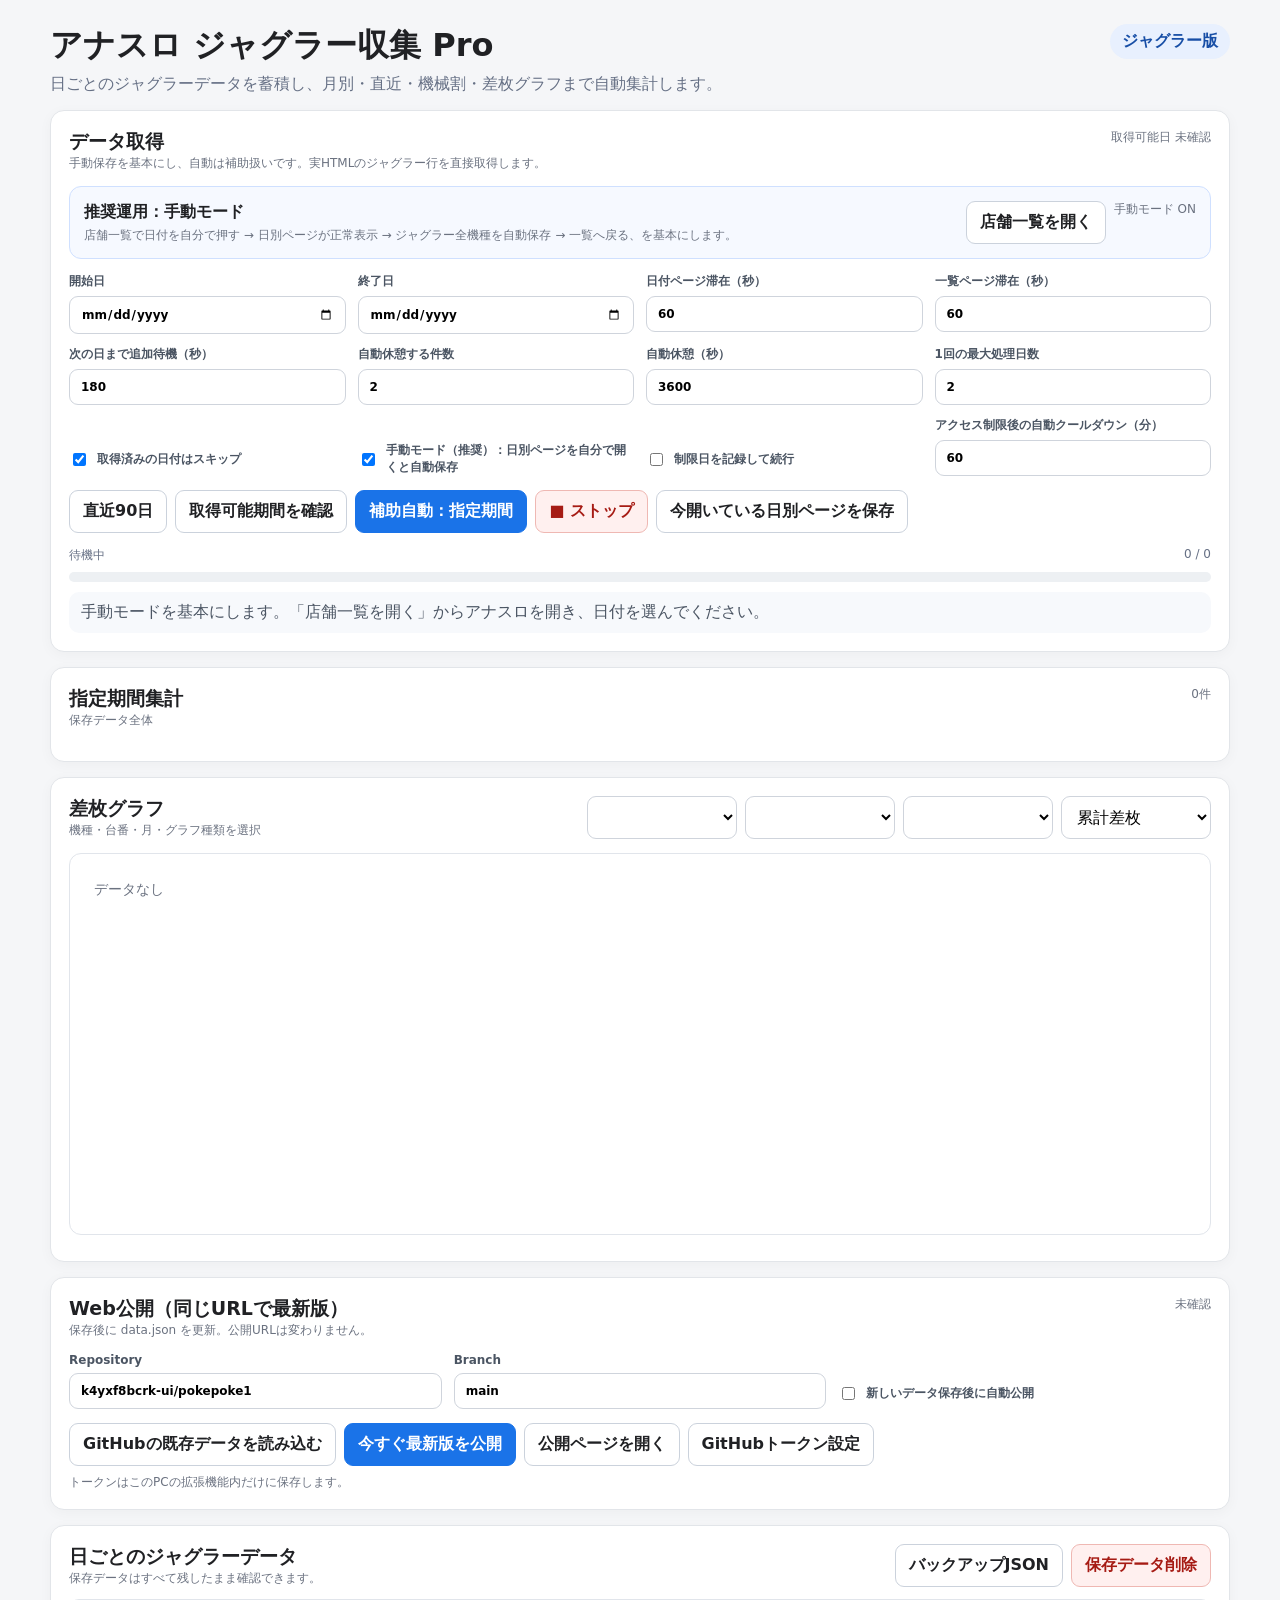
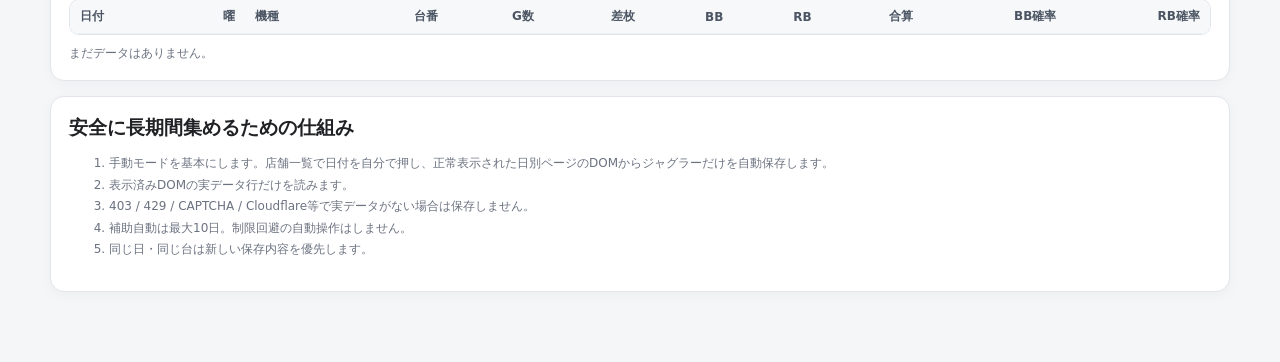
<file: extension/collector.html>
<!doctype html>
<html lang="ja">
<head>
<meta charset="utf-8">
<meta name="viewport" content="width=device-width,initial-scale=1">
<title>アナスロ ジャグラー収集 Pro</title>
<style>
:root{font-family:system-ui,-apple-system,BlinkMacSystemFont,"Segoe UI","Yu Gothic",Meiryo,sans-serif;color:#202124;background:#f5f6f8}*{box-sizing:border-box}body{margin:0;background:#f5f6f8}.wrap{width:min(1180px,calc(100% - 28px));margin:24px auto 70px}.hero{display:flex;justify-content:space-between;gap:18px;align-items:flex-start}.hero h1{margin:0 0 6px;font-size:32px}.hero p{margin:0;color:#667085}.pill{padding:7px 12px;border-radius:999px;background:#e8f0fe;color:#174ea6;font-weight:800}.panel{background:#fff;border:1px solid #e2e5e9;border-radius:14px;padding:18px;margin-top:15px;box-shadow:0 3px 14px rgba(0,0,0,.035)}h2{margin:0;font-size:19px}.section-head{display:flex;justify-content:space-between;gap:14px;align-items:flex-start;flex-wrap:wrap}.sub,.muted,small{color:#6b7280;font-size:12px}.manual-first{display:flex;justify-content:space-between;gap:14px;align-items:center;padding:14px;border:1px solid #cfe0ff;background:#f6f9ff;border-radius:12px;margin-top:14px}.manual-first strong{display:block;margin-bottom:4px}.grid{display:grid;grid-template-columns:repeat(4,minmax(0,1fr));gap:12px;margin-top:14px}label{font-size:12px;font-weight:800;color:#4b5563;display:flex;flex-direction:column;gap:6px}input,select{width:100%;border:1px solid #cfd4dc;border-radius:9px;padding:10px 11px;background:#fff;font:inherit}label.check{flex-direction:row;align-items:center;gap:8px;padding-top:25px}label.check input{width:auto}.btn-row{display:flex;gap:8px;flex-wrap:wrap;margin-top:14px}button{border:1px solid #cbd2dc;background:#fff;color:#202124;border-radius:9px;padding:10px 13px;font:inherit;font-weight:800;cursor:pointer}button.primary{background:#1a73e8;border-color:#1a73e8;color:#fff}button.accent{background:#6b3fa0;border-color:#6b3fa0;color:#fff}button.danger{background:#fff0ef;border-color:#efb8b3;color:#a61b14}.progress{height:10px;background:#edf0f3;border-radius:999px;overflow:hidden;margin-top:8px}.progress>div{height:100%;width:0;background:#1a73e8;transition:.2s}.progress-head{display:flex;justify-content:space-between;font-size:12px;color:#667085;margin-top:14px}.notice{margin-top:10px;padding:10px 12px;border-radius:10px;background:#f7f9fc;color:#4b5563;white-space:pre-wrap}.summary{display:grid;grid-template-columns:repeat(4,minmax(0,1fr));gap:10px;margin-top:14px}.card{border:1px solid #e1e5eb;border-radius:12px;padding:13px;background:#fafbfc}.card .k{font-size:12px;color:#6b7280}.card .v{font-size:19px;font-weight:900;margin-top:5px}.blue{color:#1a73e8}.red{color:#d93025}.table-scroll{overflow:auto;margin-top:12px;border:1px solid #e1e5eb;border-radius:10px}table{width:100%;min-width:1050px;border-collapse:collapse}th,td{padding:8px 10px;border-bottom:1px solid #edf0f3;text-align:right;white-space:nowrap;font-size:12px}th{background:#f7f8fa;color:#4b5563;position:sticky;top:0}th:nth-child(1),td:nth-child(1),th:nth-child(3),td:nth-child(3){text-align:left}.publish-grid{grid-template-columns:repeat(3,minmax(0,1fr))}.ok{color:#0f7b3e}.warn{color:#9a5b00}.chartWrap{border:1px solid #e1e5eb;border-radius:12px;overflow:hidden;margin-top:14px}.chartWrap canvas{display:block;width:100%;height:380px}.inline{display:flex;gap:8px;flex-wrap:wrap}.inline select{width:auto;min-width:150px}@media(max-width:900px){.grid,.summary,.publish-grid{grid-template-columns:1fr 1fr}}@media(max-width:560px){.hero,.manual-first{flex-direction:column;align-items:flex-start}.grid,.summary,.publish-grid{grid-template-columns:1fr}.wrap{width:calc(100% - 18px)}}
</style>
</head>
<body>
<main class="wrap">
<header class="hero"><div><h1>アナスロ ジャグラー収集 Pro</h1><p>日ごとのジャグラーデータを蓄積し、月別・直近・機械割・差枚グラフまで自動集計します。</p></div><div class="pill">ジャグラー版</div></header>

<section class="panel">
  <div class="section-head"><div><h2>データ取得</h2><div class="sub">手動保存を基本にし、自動は補助扱いです。実HTMLのジャグラー行を直接取得します。</div></div><span id="availableInfo" class="muted">取得可能日 未確認</span></div>
  <div class="manual-first"><div><strong>推奨運用：手動モード</strong><div class="sub">店舗一覧で日付を自分で押す → 日別ページが正常表示 → ジャグラー全機種を自動保存 → 一覧へ戻る、を基本にします。</div></div><div class="btn-row" style="margin:0"><button id="openListManual">店舗一覧を開く</button><span id="manualStatus" class="muted">手動モード ON</span></div></div>

  <div class="grid">
    <label>開始日<input id="startDate" type="date"></label>
    <label>終了日<input id="endDate" type="date"></label>
    <label>日付ページ滞在（秒）<input id="detailDwell" type="number" min="10" max="300" step="10" value="60"></label>
    <label>一覧ページ滞在（秒）<input id="listDwell" type="number" min="10" max="300" step="10" value="60"></label>
    <label>次の日まで追加待機（秒）<input id="interval" type="number" min="60" max="600" step="30" value="180"></label>
    <label>自動休憩する件数<input id="breakEvery" type="number" min="2" max="100" value="2"></label>
    <label>自動休憩（秒）<input id="breakSeconds" type="number" min="300" max="7200" step="300" value="3600"></label>
    <label>1回の最大処理日数<input id="maxPerRun" type="number" min="1" max="10" value="2"></label>
    <label class="check"><input id="skipDone" type="checkbox" checked><span>取得済みの日付はスキップ</span></label>
    <label class="check"><input id="manualMode" type="checkbox" checked><span>手動モード（推奨）：日別ページを自分で開くと自動保存</span></label>
    <label class="check"><input id="continueAfterRestricted" type="checkbox"><span>制限日を記録して続行</span></label>
    <label>アクセス制限後の自動クールダウン（分）<input id="cooldown" type="number" min="1" max="360" value="60"></label>
  </div>
  <div class="btn-row"><button id="set90">直近90日</button><button id="scanAvailable">取得可能期間を確認</button><button id="collectRange" class="primary">補助自動：指定期間</button><button id="stop" class="danger" disabled>■ ストップ</button><button id="captureCurrent">今開いている日別ページを保存</button></div>
  <div class="progress-head"><span id="status">待機中</span><span id="progressText">0 / 0</span></div><div class="progress"><div id="progressBar"></div></div><div id="notice" class="notice">手動モードを基本にします。「店舗一覧を開く」からアナスロを開き、日付を選んでください。</div>
</section>

<section class="panel"><div class="section-head"><div><h2>指定期間集計</h2><div id="summaryRangeInfo" class="sub">保存データ全体</div></div><span id="recordCount" class="muted">0件</span></div><div id="summaryCards" class="summary"></div></section>

<section class="panel"><div class="section-head"><div><h2>差枚グラフ</h2><div class="sub">機種・台番・月・グラフ種類を選択</div></div><div class="inline"><select id="chartModel"></select><select id="chartMachine"></select><select id="chartMonth"></select><select id="chartMode"><option value="cumulative">累計差枚</option><option value="daily">日別差枚</option><option value="monthly">月別差枚</option></select></div></div><div class="chartWrap"><canvas id="chartCanvas"></canvas></div><div id="chartLegend" class="muted" style="margin-top:8px"></div></section>

<section class="panel">
  <div class="section-head"><div><h2>Web公開（同じURLで最新版）</h2><div class="sub">保存後に data.json を更新。公開URLは変わりません。</div></div><span id="publishStatus" class="muted">未確認</span></div>
  <div class="grid publish-grid"><label>Repository<input id="repo" value="k4yxf8bcrk-ui/pokepoke1"></label><label>Branch<input id="branch" value="main"></label><label class="check"><input id="publishAuto" type="checkbox"><span>新しいデータ保存後に自動公開</span></label></div>
  <div class="btn-row"><button id="pullGithub">GitHubの既存データを読み込む</button><button id="publishNow" class="primary">今すぐ最新版を公開</button><button id="publishOpen">公開ページを開く</button><button id="openOptions">GitHubトークン設定</button></div>
  <div class="sub" style="margin-top:8px">トークンはこのPCの拡張機能内だけに保存します。</div>
</section>

<section class="panel"><div class="section-head"><div><h2>日ごとのジャグラーデータ</h2><div class="sub">保存データはすべて残したまま確認できます。</div></div><div class="btn-row" style="margin:0"><button id="exportJson">バックアップJSON</button><button id="clearLocal" class="danger">保存データ削除</button></div></div><div class="table-scroll"><table><thead><tr><th>日付</th><th>曜</th><th>機種</th><th>台番</th><th>G数</th><th>差枚</th><th>BB</th><th>RB</th><th>合算</th><th>BB確率</th><th>RB確率</th></tr></thead><tbody id="dataBody"></tbody></table></div><div id="empty" class="muted" style="margin-top:10px">まだデータはありません。</div></section>

<section class="panel"><h2>安全に長期間集めるための仕組み</h2><ol class="sub" style="line-height:1.8"><li>手動モードを基本にします。店舗一覧で日付を自分で押し、正常表示された日別ページのDOMからジャグラーだけを自動保存します。</li><li>表示済みDOMの実データ行だけを読みます。</li><li>403 / 429 / CAPTCHA / Cloudflare等で実データがない場合は保存しません。</li><li>補助自動は最大10日。制限回避の自動操作はしません。</li><li>同じ日・同じ台は新しい保存内容を優先します。</li></ol></section>
</main>
<script src="collector.js"></script>
</body>
</html>
</file>
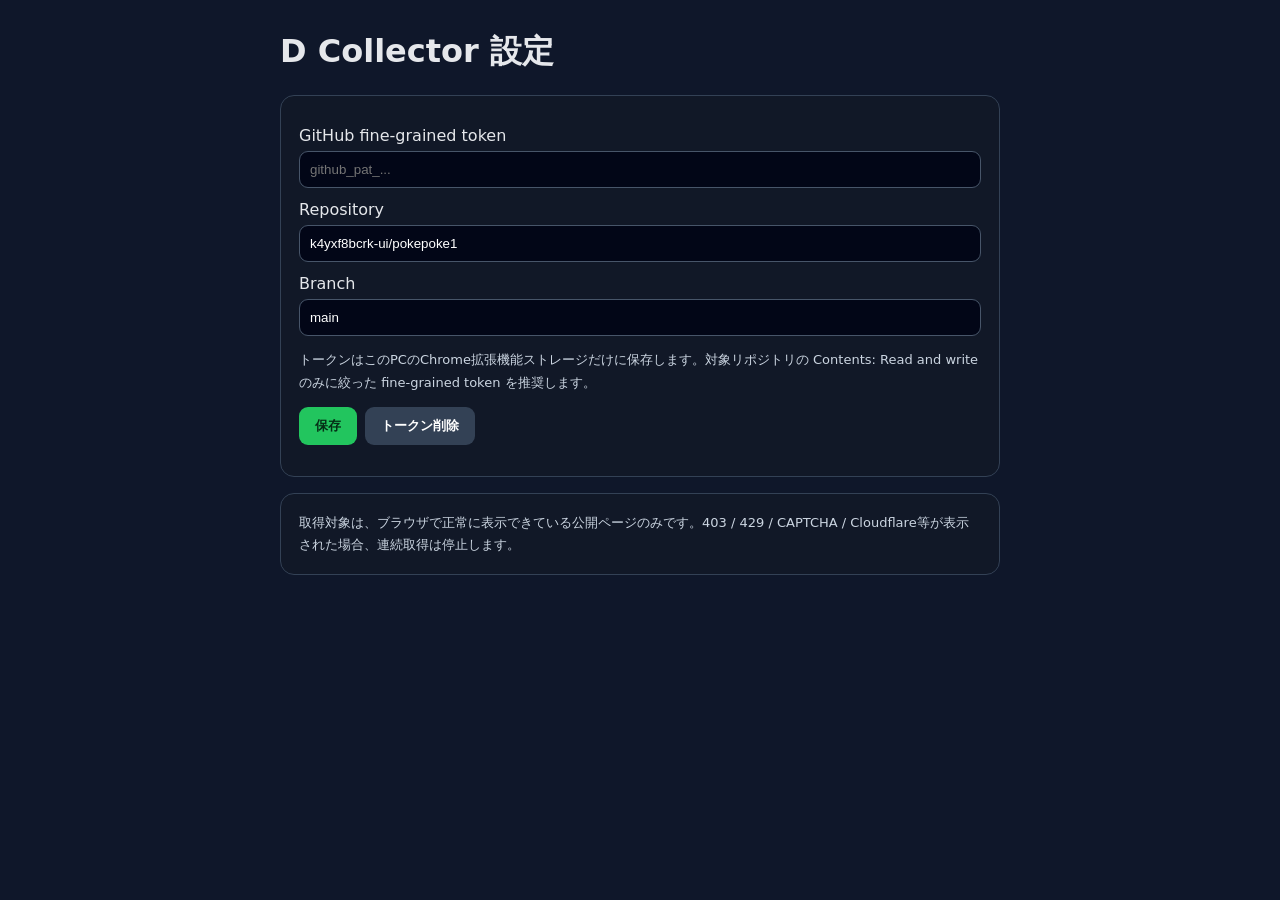
<file: extension/options.html>
<!doctype html>
<html lang="ja">
<head>
  <meta charset="utf-8">
  <meta name="viewport" content="width=device-width,initial-scale=1">
  <title>D Collector 設定</title>
  <style>
    body{font-family:system-ui,-apple-system,"Segoe UI",sans-serif;max-width:720px;margin:30px auto;padding:0 18px;background:#0f172a;color:#e5e7eb}
    .card{background:#111827;border:1px solid #334155;border-radius:14px;padding:18px;margin:16px 0}label{display:block;margin:12px 0 6px}
    input{width:100%;box-sizing:border-box;padding:10px;border-radius:9px;border:1px solid #475569;background:#020617;color:#fff}
    button{padding:10px 16px;border:0;border-radius:9px;margin-right:8px;font-weight:700;cursor:pointer}.save{background:#22c55e;color:#052e16}.delete{background:#334155;color:#fff}
    .note{font-size:13px;color:#cbd5e1;line-height:1.7}.ok{color:#86efac}
  </style>
</head>
<body>
  <h1>D Collector 設定</h1>
  <div class="card">
    <label for="token">GitHub fine-grained token</label>
    <input id="token" type="password" autocomplete="off" placeholder="github_pat_...">
    <label for="repo">Repository</label>
    <input id="repo" value="k4yxf8bcrk-ui/pokepoke1">
    <label for="branch">Branch</label>
    <input id="branch" value="main">
    <p class="note">トークンはこのPCのChrome拡張機能ストレージだけに保存します。対象リポジトリの Contents: Read and write のみに絞った fine-grained token を推奨します。</p>
    <button id="save" class="save">保存</button><button id="remove" class="delete">トークン削除</button>
    <p id="status" class="note"></p>
  </div>
  <div class="card note">
    取得対象は、ブラウザで正常に表示できている公開ページのみです。403 / 429 / CAPTCHA / Cloudflare等が表示された場合、連続取得は停止します。
  </div>
  <script src="options.js"></script>
</body>
</html>
</file>
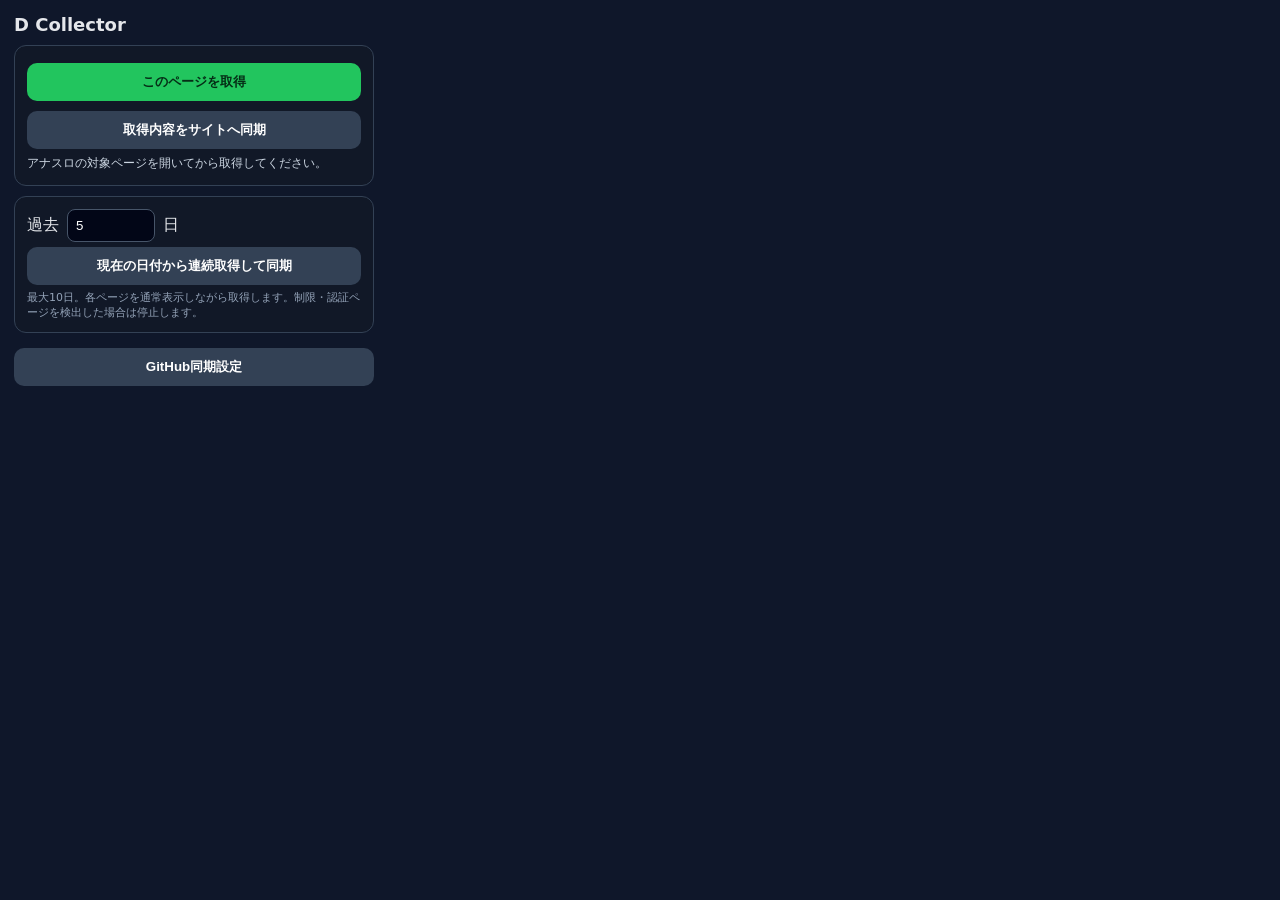
<file: extension/popup.html>
<!doctype html>
<html lang="ja">
<head>
  <meta charset="utf-8">
  <meta name="viewport" content="width=device-width,initial-scale=1">
  <title>D Collector</title>
  <style>
    body{font-family:system-ui,-apple-system,"Segoe UI",sans-serif;width:360px;margin:0;padding:14px;background:#0f172a;color:#e5e7eb}
    h1{font-size:18px;margin:0 0 10px}.card{background:#111827;border:1px solid #334155;border-radius:12px;padding:12px;margin:10px 0}
    button{width:100%;padding:10px;border:0;border-radius:10px;margin:5px 0;font-weight:700;cursor:pointer}.primary{background:#22c55e;color:#052e16}.sub{background:#334155;color:#fff}
    input{width:70px;padding:8px;border-radius:8px;border:1px solid #475569;background:#020617;color:#fff}.row{display:flex;gap:8px;align-items:center}
    #status{white-space:pre-wrap;font-size:12px;line-height:1.55;color:#cbd5e1}.sample{font-size:11px;max-height:130px;overflow:auto;background:#020617;border-radius:8px;padding:8px}
    .muted{font-size:11px;color:#94a3b8}
  </style>
</head>
<body>
  <h1>D Collector</h1>
  <div class="card">
    <button id="collect" class="primary">このページを取得</button>
    <button id="sync" class="sub" disabled>取得内容をサイトへ同期</button>
    <div id="status">アナスロの対象ページを開いてから取得してください。</div>
    <div id="sample" class="sample" hidden></div>
  </div>
  <div class="card">
    <div class="row"><label for="days">過去</label><input id="days" type="number" min="1" max="10" value="5"><span>日</span></div>
    <button id="batch" class="sub">現在の日付から連続取得して同期</button>
    <div class="muted">最大10日。各ページを通常表示しながら取得します。制限・認証ページを検出した場合は停止します。</div>
  </div>
  <button id="options" class="sub">GitHub同期設定</button>
  <script src="popup.js"></script>
</body>
</html>
</file>
